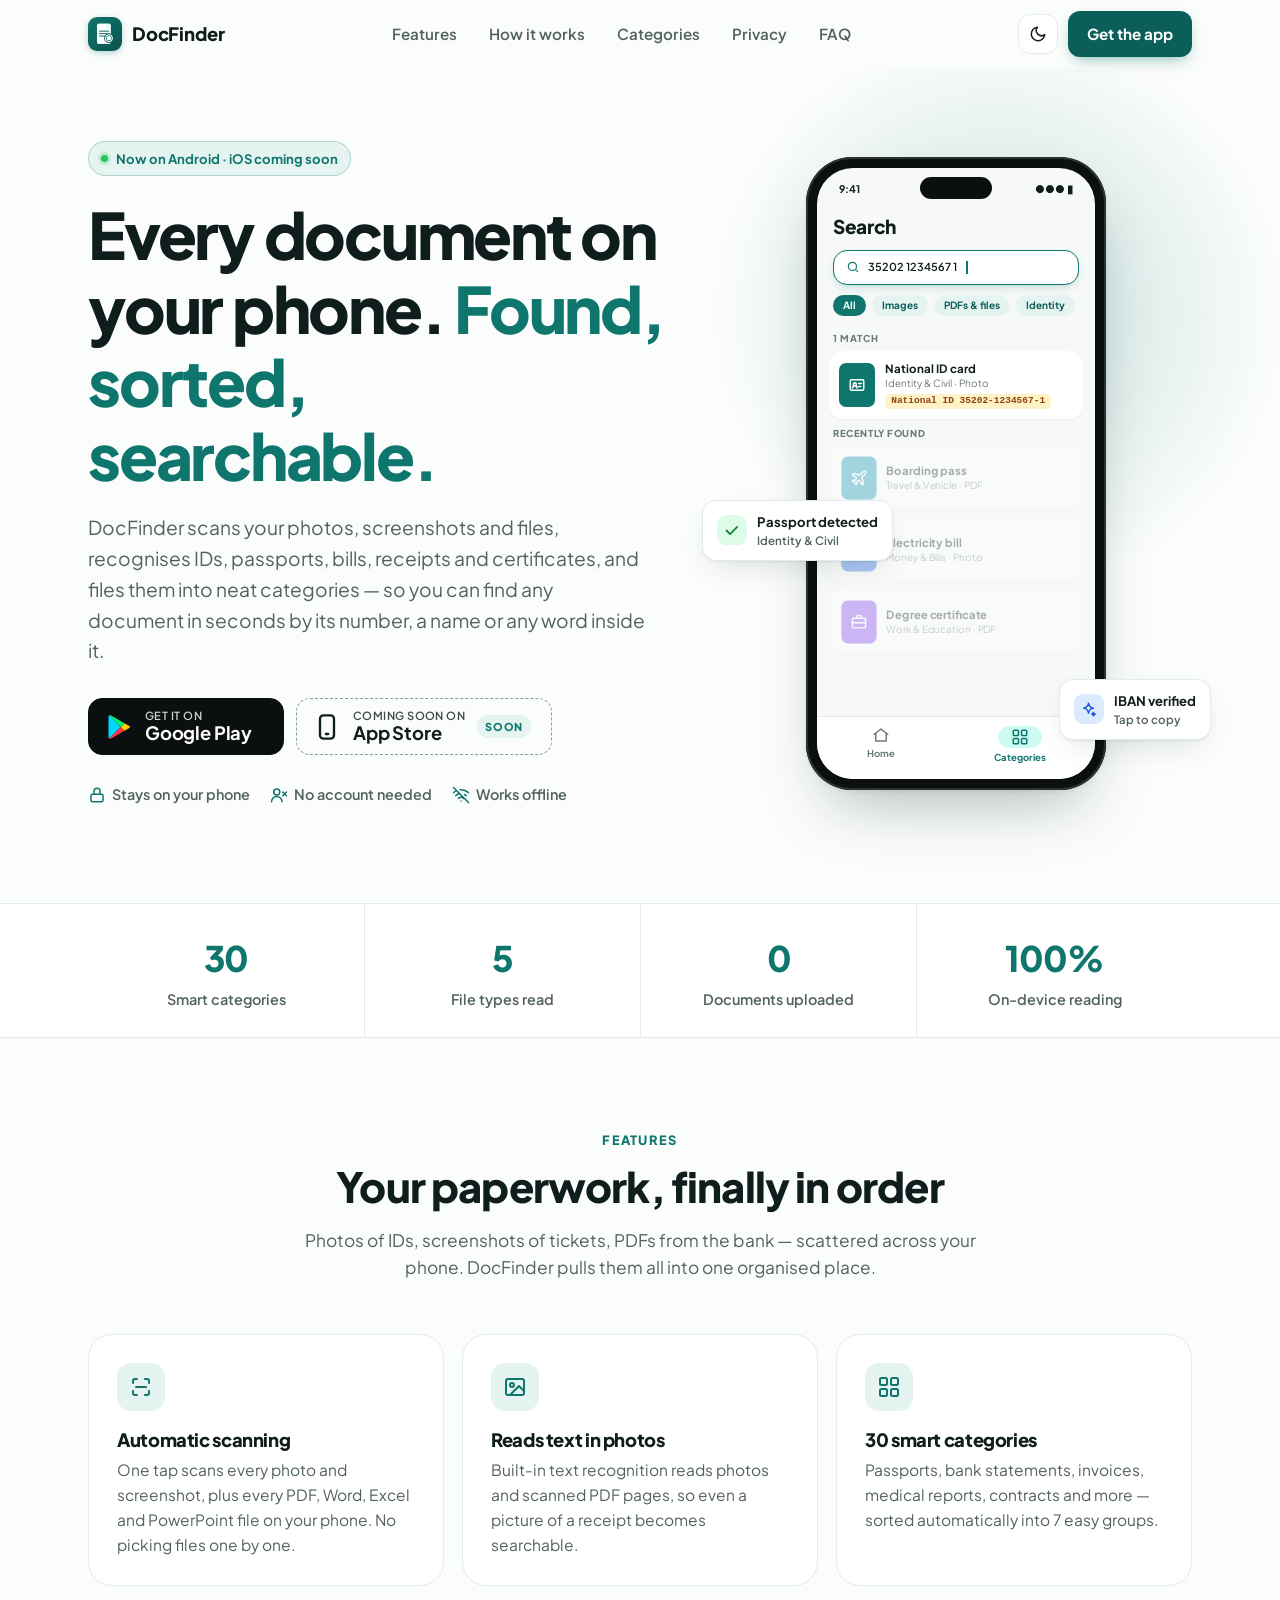
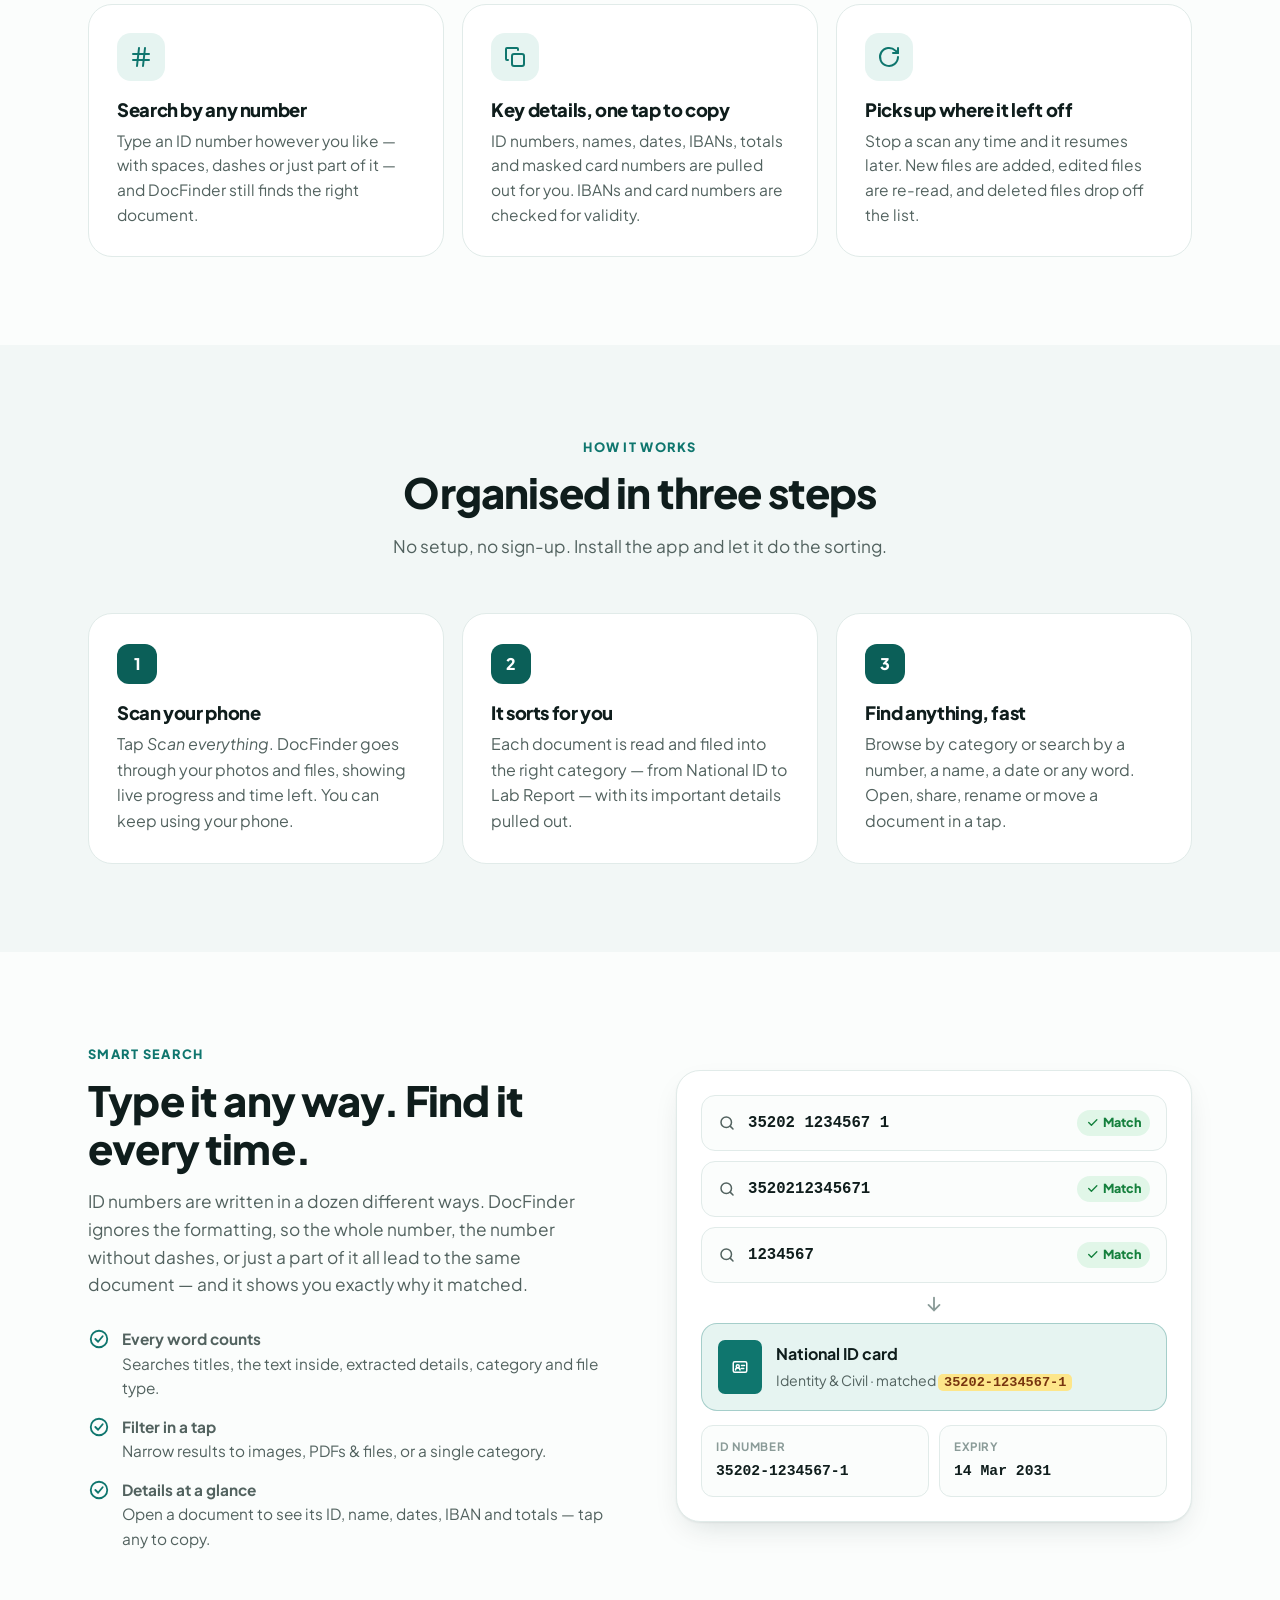
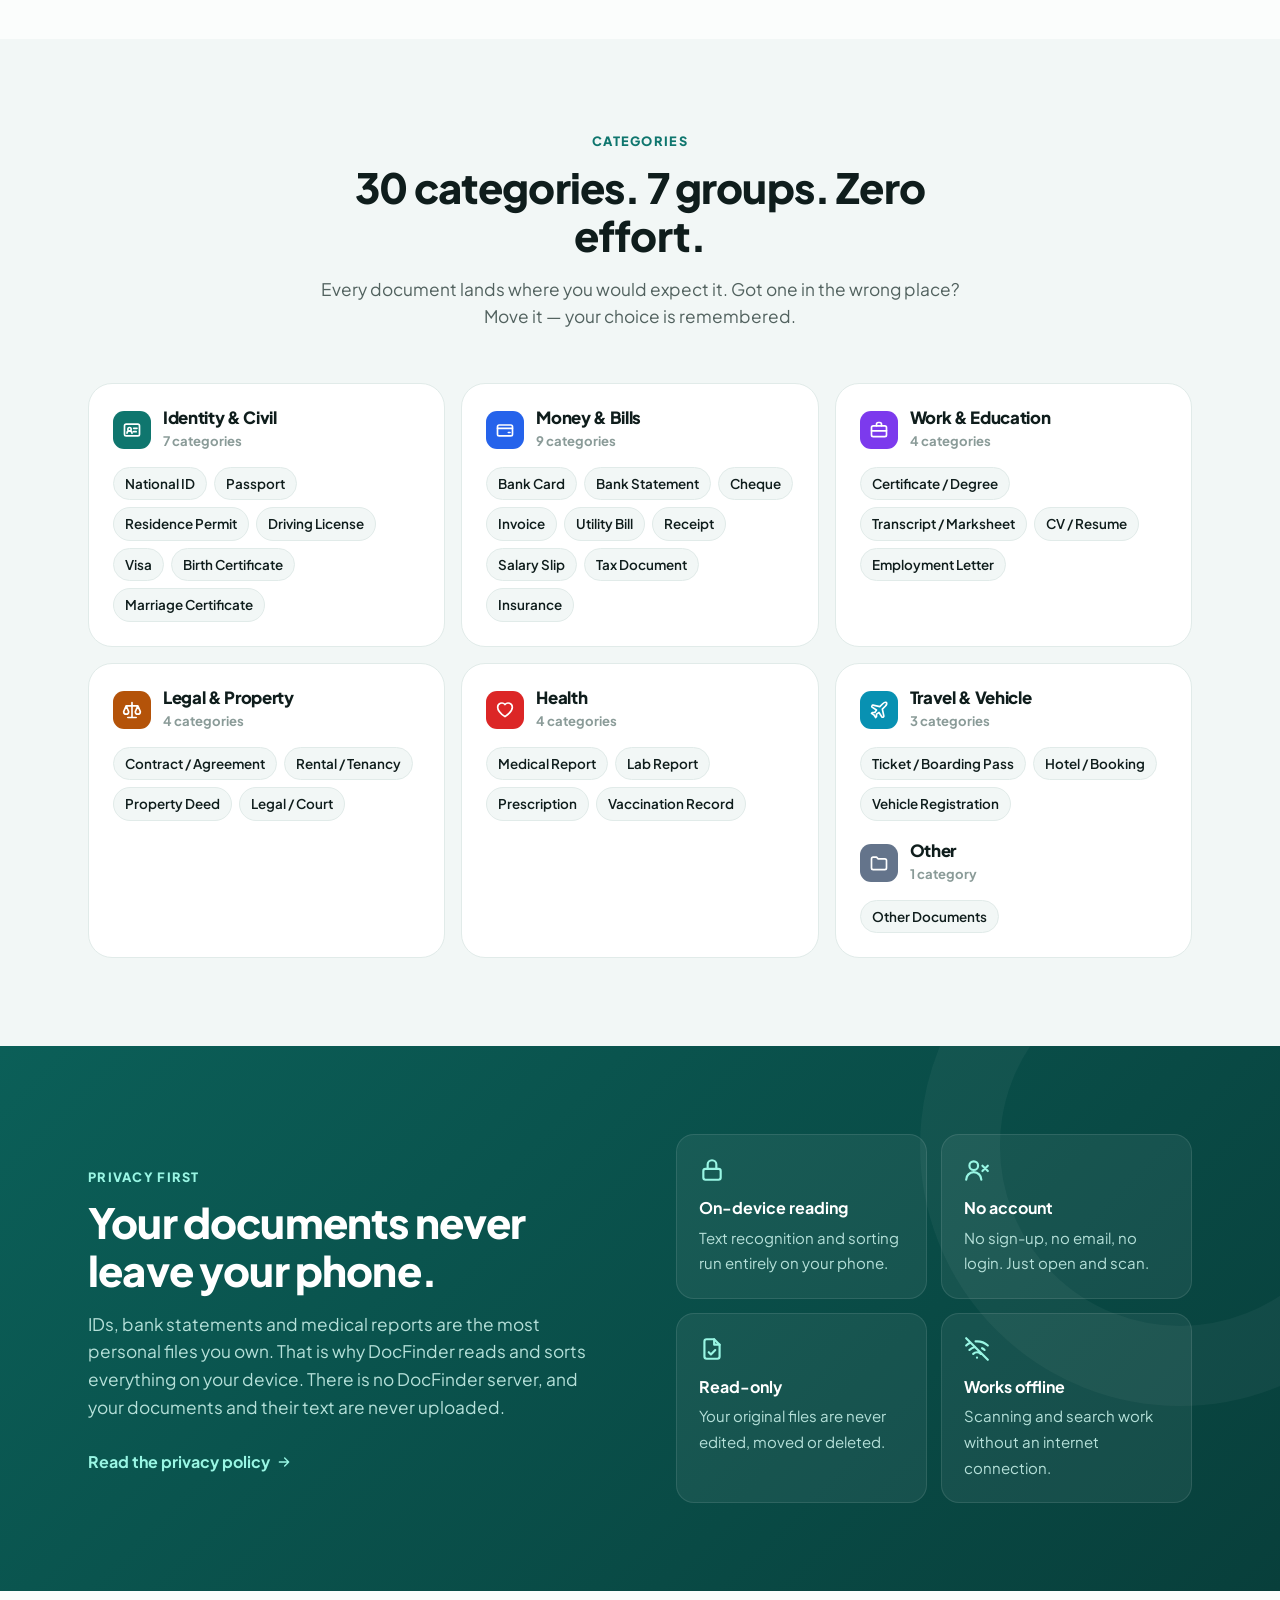
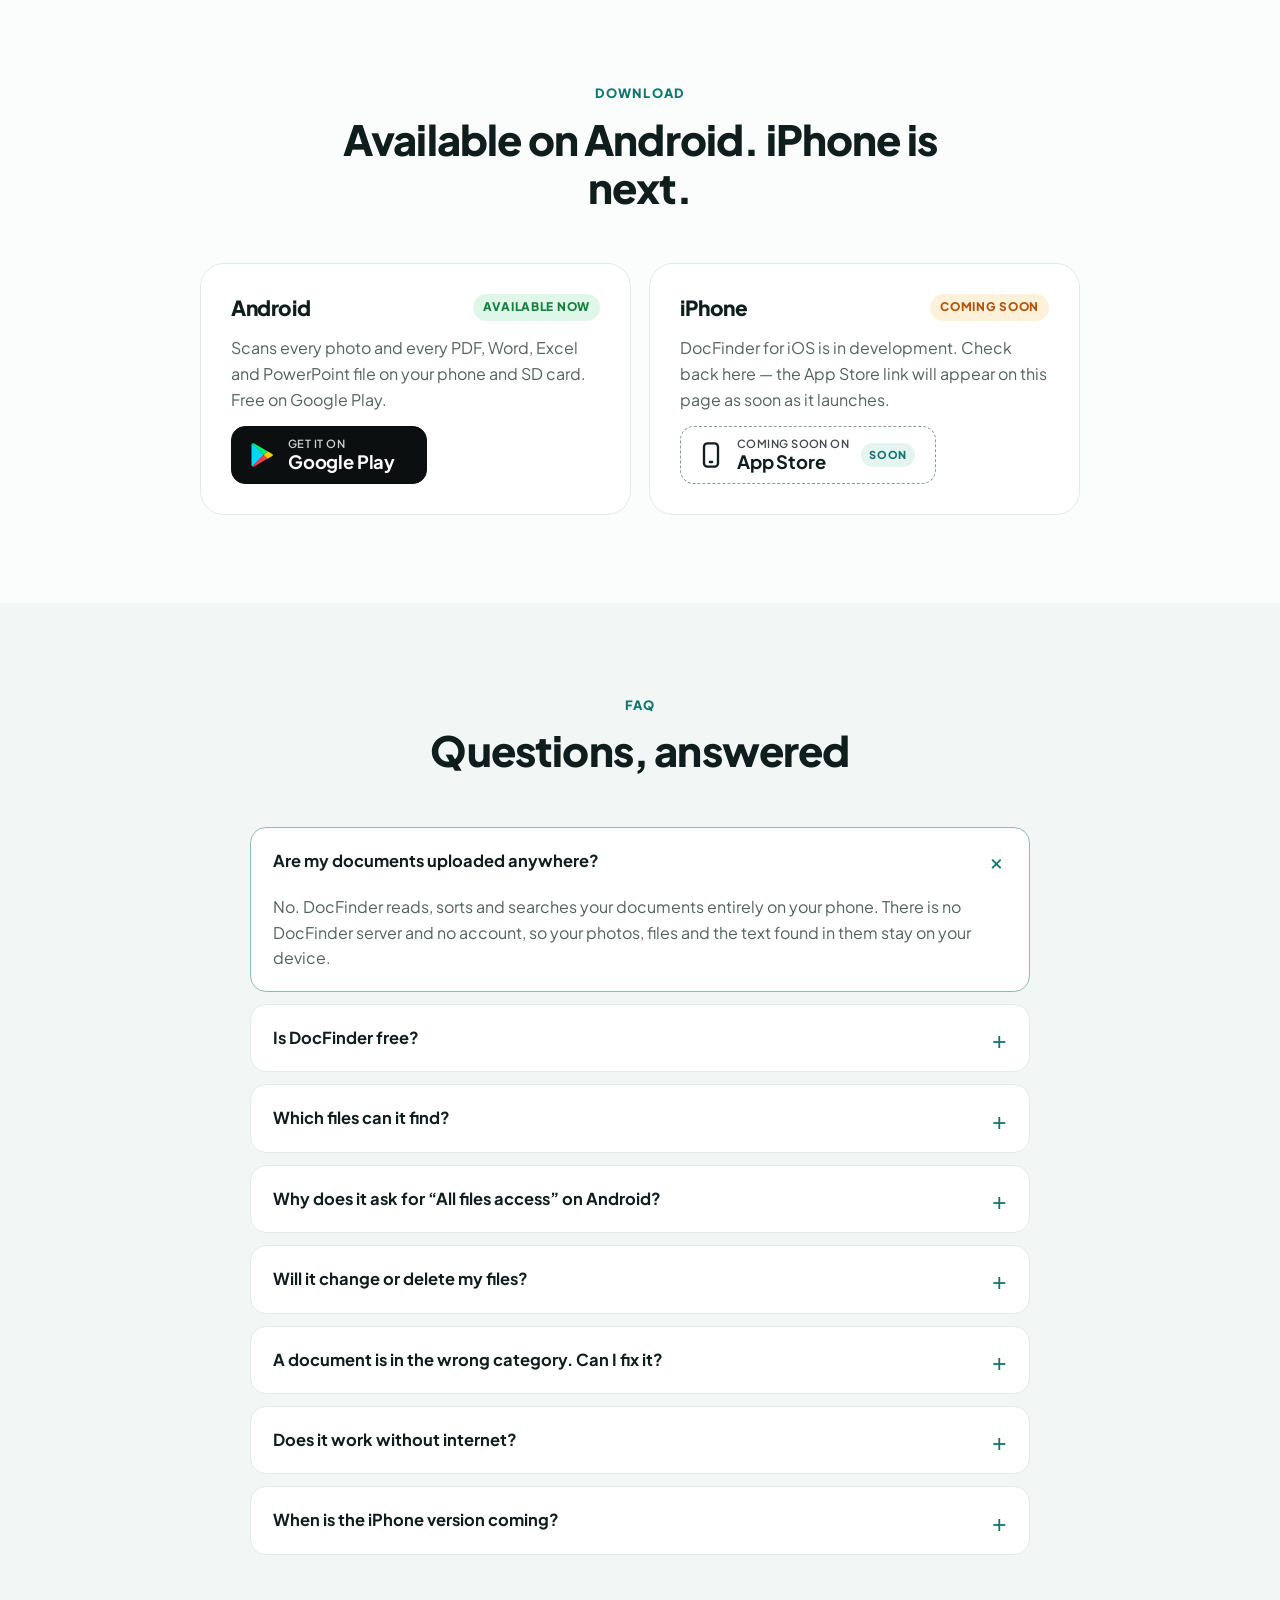
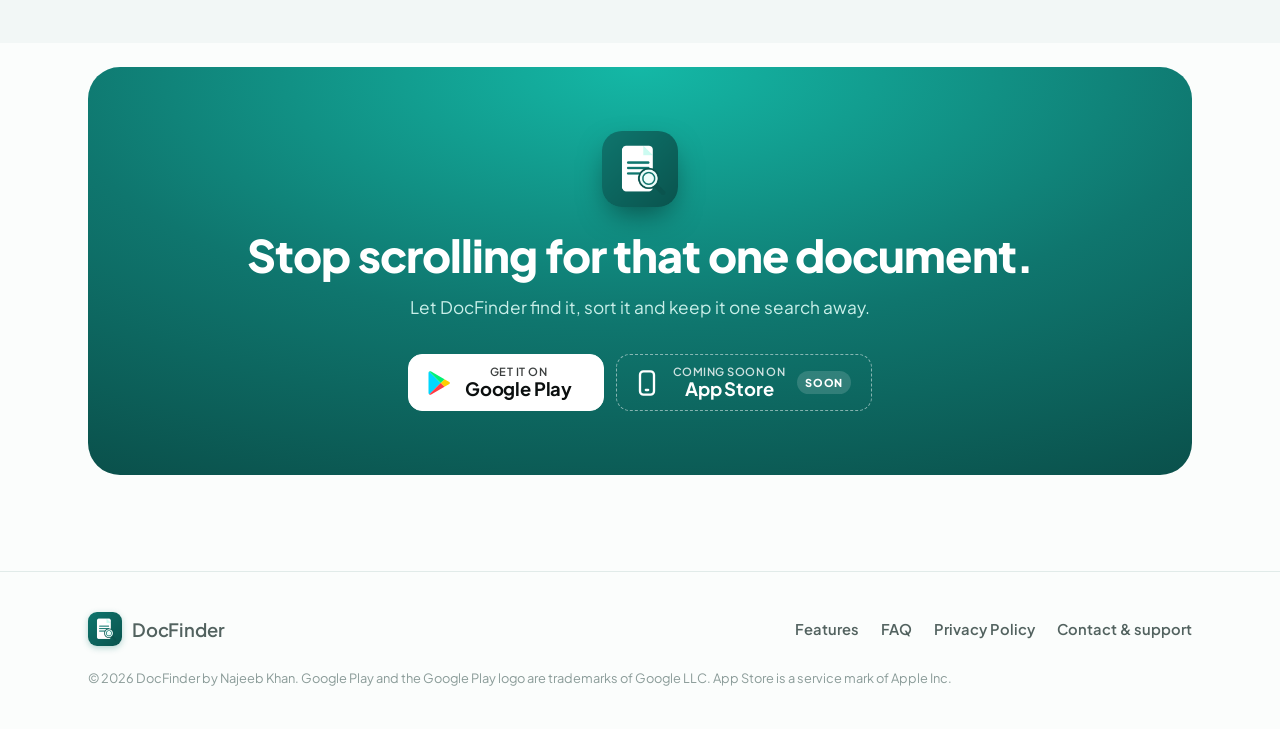
<file: index.html>
<!doctype html>
<html lang="en" class="no-js">
<head>
<meta charset="utf-8">
<meta name="viewport" content="width=device-width, initial-scale=1">
<title>DocFinder – Find every document on your phone</title>
<meta name="description" content="DocFinder automatically finds, reads and sorts the documents on your phone — IDs, passports, bills, receipts, certificates and more — and lets you search them by ID number, name or any word. Private and on-device.">
<meta name="theme-color" content="#0f766e">
<link rel="canonical" href="https://docfinder-site.web.app/">

<meta property="og:type" content="website">
<meta property="og:site_name" content="DocFinder">
<meta property="og:title" content="DocFinder – Find every document on your phone">
<meta property="og:description" content="Automatically finds, reads and sorts the IDs, bills, receipts and certificates hidden in your photos and files. Search by any number or word. Everything stays on your device.">
<meta property="og:url" content="https://docfinder-site.web.app/">
<meta property="og:image" content="https://docfinder-site.web.app/assets/icon-512.png">
<meta name="twitter:card" content="summary">

<link rel="icon" type="image/png" href="assets/favicon.png">
<link rel="apple-touch-icon" href="assets/apple-touch-icon.png">

<link rel="preconnect" href="https://fonts.googleapis.com">
<link rel="preconnect" href="https://fonts.gstatic.com" crossorigin>
<link href="https://fonts.googleapis.com/css2?family=Plus+Jakarta+Sans:wght@400;500;600;700;800&display=swap" rel="stylesheet">
<link rel="stylesheet" href="assets/styles.css">

<script>document.documentElement.classList.remove('no-js');try{var t=localStorage.getItem('theme');if(t)document.documentElement.setAttribute('data-theme',t)}catch(e){}</script>

<script type="application/ld+json">
{
  "@context": "https://schema.org",
  "@type": "MobileApplication",
  "name": "DocFinder",
  "operatingSystem": "Android",
  "applicationCategory": "UtilitiesApplication",
  "description": "Finds, reads and sorts the documents on your phone and lets you search them by ID number, name, date or any word. Everything runs on the device.",
  "url": "https://docfinder-site.web.app/",
  "image": "https://docfinder-site.web.app/assets/icon-512.png",
  "offers": { "@type": "Offer", "price": "0", "priceCurrency": "USD" },
  "author": { "@type": "Person", "name": "Najeeb Khan" }
}
</script>
</head>
<body>

<!-- Icon sprite -->
<svg width="0" height="0" style="position:absolute" aria-hidden="true">
  <defs>
    <symbol id="i-search" viewBox="0 0 24 24" fill="none" stroke="currentColor" stroke-width="2" stroke-linecap="round" stroke-linejoin="round"><circle cx="11" cy="11" r="7"/><path d="m20 20-3.5-3.5"/></symbol>
    <symbol id="i-shield" viewBox="0 0 24 24" fill="none" stroke="currentColor" stroke-width="2" stroke-linecap="round" stroke-linejoin="round"><path d="M12 3 4 6v6c0 5 3.4 8.3 8 9 4.6-.7 8-4 8-9V6z"/><path d="m9 12 2 2 4-4"/></symbol>
    <symbol id="i-lock" viewBox="0 0 24 24" fill="none" stroke="currentColor" stroke-width="2" stroke-linecap="round" stroke-linejoin="round"><rect x="4" y="11" width="16" height="10" rx="2"/><path d="M8 11V7a4 4 0 0 1 8 0v4"/></symbol>
    <symbol id="i-scan" viewBox="0 0 24 24" fill="none" stroke="currentColor" stroke-width="2" stroke-linecap="round" stroke-linejoin="round"><path d="M4 8V6a2 2 0 0 1 2-2h2M16 4h2a2 2 0 0 1 2 2v2M20 16v2a2 2 0 0 1-2 2h-2M8 20H6a2 2 0 0 1-2-2v-2"/><path d="M7 12h10"/></symbol>
    <symbol id="i-image" viewBox="0 0 24 24" fill="none" stroke="currentColor" stroke-width="2" stroke-linecap="round" stroke-linejoin="round"><rect x="3" y="4" width="18" height="16" rx="2"/><circle cx="9" cy="10" r="2"/><path d="m21 16-5-5-9 9"/></symbol>
    <symbol id="i-file" viewBox="0 0 24 24" fill="none" stroke="currentColor" stroke-width="2" stroke-linecap="round" stroke-linejoin="round"><path d="M14 3H7a2 2 0 0 0-2 2v14a2 2 0 0 0 2 2h10a2 2 0 0 0 2-2V8z"/><path d="M14 3v5h5M9 13h6M9 17h6"/></symbol>
    <symbol id="i-grid" viewBox="0 0 24 24" fill="none" stroke="currentColor" stroke-width="2" stroke-linecap="round" stroke-linejoin="round"><rect x="3" y="3" width="7" height="7" rx="1.5"/><rect x="14" y="3" width="7" height="7" rx="1.5"/><rect x="3" y="14" width="7" height="7" rx="1.5"/><rect x="14" y="14" width="7" height="7" rx="1.5"/></symbol>
    <symbol id="i-hash" viewBox="0 0 24 24" fill="none" stroke="currentColor" stroke-width="2" stroke-linecap="round" stroke-linejoin="round"><path d="M4 9h16M4 15h16M10 3 8 21M16 3l-2 18"/></symbol>
    <symbol id="i-copy" viewBox="0 0 24 24" fill="none" stroke="currentColor" stroke-width="2" stroke-linecap="round" stroke-linejoin="round"><rect x="9" y="9" width="12" height="12" rx="2"/><path d="M5 15H4a1 1 0 0 1-1-1V4a1 1 0 0 1 1-1h10a1 1 0 0 1 1 1v1"/></symbol>
    <symbol id="i-refresh" viewBox="0 0 24 24" fill="none" stroke="currentColor" stroke-width="2" stroke-linecap="round" stroke-linejoin="round"><path d="M21 12a9 9 0 1 1-2.6-6.4L21 8"/><path d="M21 3v5h-5"/></symbol>
    <symbol id="i-check" viewBox="0 0 24 24" fill="none" stroke="currentColor" stroke-width="2.5" stroke-linecap="round" stroke-linejoin="round"><path d="m5 12 5 5L20 7"/></symbol>
    <symbol id="i-check-circle" viewBox="0 0 24 24" fill="none" stroke="currentColor" stroke-width="2" stroke-linecap="round" stroke-linejoin="round"><circle cx="12" cy="12" r="9"/><path d="m8 12 3 3 5-6"/></symbol>
    <symbol id="i-wifi-off" viewBox="0 0 24 24" fill="none" stroke="currentColor" stroke-width="2" stroke-linecap="round" stroke-linejoin="round"><path d="m2 2 20 20M8.5 16.5a5 5 0 0 1 7 0M5 12.9a10 10 0 0 1 5.2-2.8M19 12.9a10 10 0 0 0-2.3-1.6M2 8.8a15 15 0 0 1 4.2-2.7M22 8.8A15 15 0 0 0 10.7 5"/><path d="M12 20h.01"/></symbol>
    <symbol id="i-user-x" viewBox="0 0 24 24" fill="none" stroke="currentColor" stroke-width="2" stroke-linecap="round" stroke-linejoin="round"><circle cx="9" cy="8" r="4"/><path d="M2 21a7 7 0 0 1 14 0M17 8l5 5M22 8l-5 5"/></symbol>
    <symbol id="i-file-check" viewBox="0 0 24 24" fill="none" stroke="currentColor" stroke-width="2" stroke-linecap="round" stroke-linejoin="round"><path d="M14 3H7a2 2 0 0 0-2 2v14a2 2 0 0 0 2 2h10a2 2 0 0 0 2-2V8z"/><path d="M14 3v5h5"/><path d="m9 15 2 2 4-4"/></symbol>
    <symbol id="i-down" viewBox="0 0 24 24" fill="none" stroke="currentColor" stroke-width="2" stroke-linecap="round" stroke-linejoin="round"><path d="M12 5v14M6 13l6 6 6-6"/></symbol>
    <symbol id="i-right" viewBox="0 0 24 24" fill="none" stroke="currentColor" stroke-width="2" stroke-linecap="round" stroke-linejoin="round"><path d="M5 12h14M13 6l6 6-6 6"/></symbol>
    <symbol id="i-home" viewBox="0 0 24 24" fill="none" stroke="currentColor" stroke-width="2" stroke-linecap="round" stroke-linejoin="round"><path d="M3 11 12 4l9 7"/><path d="M5 10v10h14V10"/></symbol>
    <symbol id="i-id" viewBox="0 0 24 24" fill="none" stroke="currentColor" stroke-width="2" stroke-linecap="round" stroke-linejoin="round"><rect x="3" y="5" width="18" height="14" rx="2"/><circle cx="9" cy="11" r="2"/><path d="M6 16a3 3 0 0 1 6 0M14 10h4M14 14h3"/></symbol>
    <symbol id="i-wallet" viewBox="0 0 24 24" fill="none" stroke="currentColor" stroke-width="2" stroke-linecap="round" stroke-linejoin="round"><rect x="3" y="6" width="18" height="13" rx="2"/><path d="M3 10h18M16 15h2"/></symbol>
    <symbol id="i-briefcase" viewBox="0 0 24 24" fill="none" stroke="currentColor" stroke-width="2" stroke-linecap="round" stroke-linejoin="round"><rect x="3" y="7" width="18" height="13" rx="2"/><path d="M9 7V5a2 2 0 0 1 2-2h2a2 2 0 0 1 2 2v2M3 13h18"/></symbol>
    <symbol id="i-scale" viewBox="0 0 24 24" fill="none" stroke="currentColor" stroke-width="2" stroke-linecap="round" stroke-linejoin="round"><path d="M12 3v18M7 21h10M5 7h14M5 7l-3 7a3 3 0 0 0 6 0zM19 7l-3 7a3 3 0 0 0 6 0z"/></symbol>
    <symbol id="i-heart" viewBox="0 0 24 24" fill="none" stroke="currentColor" stroke-width="2" stroke-linecap="round" stroke-linejoin="round"><path d="M20.8 8.6a5 5 0 0 0-8.8-3.2 5 5 0 0 0-8.8 3.2c0 5.4 8.8 11.4 8.8 11.4s8.8-6 8.8-11.4z"/></symbol>
    <symbol id="i-plane" viewBox="0 0 24 24" fill="none" stroke="currentColor" stroke-width="2" stroke-linecap="round" stroke-linejoin="round"><path d="M17.8 19.2 16 11l3.5-3.5C21 6 21.5 4 21 3c-1-.5-3 0-4.5 1.5L13 8 4.8 6.2c-.5-.1-.9.1-1.1.5l-.3.5c-.2.5-.1 1 .3 1.3L9 12l-2 3H4l-1 1 3 2 2 3 1-1v-3l3-2 3.5 5.3c.3.4.8.5 1.3.3l.5-.2c.4-.3.6-.7.5-1.2z"/></symbol>
    <symbol id="i-folder" viewBox="0 0 24 24" fill="none" stroke="currentColor" stroke-width="2" stroke-linecap="round" stroke-linejoin="round"><path d="M3 7a2 2 0 0 1 2-2h4l2 2h8a2 2 0 0 1 2 2v9a2 2 0 0 1-2 2H5a2 2 0 0 1-2-2z"/></symbol>
    <symbol id="i-phone" viewBox="0 0 24 24" fill="none" stroke="currentColor" stroke-width="2" stroke-linecap="round" stroke-linejoin="round"><rect x="6" y="2" width="12" height="20" rx="3"/><path d="M11 18h2"/></symbol>
    <symbol id="i-sparkle" viewBox="0 0 24 24" fill="none" stroke="currentColor" stroke-width="2" stroke-linecap="round" stroke-linejoin="round"><path d="M12 3c.6 4.2 2.8 6.4 7 7-4.2.6-6.4 2.8-7 7-.6-4.2-2.8-6.4-7-7 4.2-.6 6.4-2.8 7-7z"/><path d="M19 16c.3 1.6 1 2.4 2.5 2.5-1.5.3-2.2 1-2.5 2.5-.3-1.5-1-2.2-2.5-2.5 1.5-.1 2.2-.9 2.5-2.5z"/></symbol>
    <symbol id="i-sun" viewBox="0 0 24 24" fill="none" stroke="currentColor" stroke-width="2" stroke-linecap="round" stroke-linejoin="round"><circle cx="12" cy="12" r="4"/><path d="M12 2v2M12 20v2M4.9 4.9l1.4 1.4M17.7 17.7l1.4 1.4M2 12h2M20 12h2M4.9 19.1l1.4-1.4M17.7 6.3l1.4-1.4"/></symbol>
    <symbol id="i-moon" viewBox="0 0 24 24" fill="none" stroke="currentColor" stroke-width="2" stroke-linecap="round" stroke-linejoin="round"><path d="M21 12.8A9 9 0 1 1 11.2 3 7 7 0 0 0 21 12.8z"/></symbol>
    <symbol id="i-play" viewBox="0 0 24 24"><path fill="#00D7FE" d="M3.6 2.2 13.4 12l-9.8 9.8c-.4-.2-.6-.7-.6-1.2V3.4c0-.5.2-1 .6-1.2z"/><path fill="#FFCE00" d="M16.7 15.3 13.4 12l3.3-3.3 3.8 2.2c1.1.6 1.1 1.6 0 2.2z"/><path fill="#FF3A44" d="M16.7 15.3 13.4 12l-9.8 9.8c.4.4 1 .4 1.7 0z"/><path fill="#00F076" d="M16.7 8.7 5.3 2.2c-.7-.4-1.3-.4-1.7 0L13.4 12z"/></symbol>
  </defs>
</svg>

<a class="skip" href="#main">Skip to content</a>

<header class="site-header" id="top">
  <div class="container nav">
    <a class="brand" href="#top" aria-label="DocFinder home">
      <img src="assets/icon-512.png" alt="" width="34" height="34">
      DocFinder
    </a>
    <ul class="nav-links">
      <li><a href="#features">Features</a></li>
      <li><a href="#how">How it works</a></li>
      <li><a href="#categories">Categories</a></li>
      <li><a href="#privacy">Privacy</a></li>
      <li><a href="#faq">FAQ</a></li>
    </ul>
    <div class="nav-right">
      <button class="theme-toggle" type="button" aria-label="Toggle dark mode">
        <svg class="t-moon"><use href="#i-moon"/></svg>
      </button>
      <a class="btn btn-primary" data-store="play" href="https://play.google.com/store/apps/details?id=com.najeebkhan.docfinder" target="_blank" rel="noopener">
        <span>Get <span class="long">the </span>app</span>
      </a>
    </div>
  </div>
</header>

<main id="main">

  <!-- ============ HERO ============ -->
  <section class="hero">
    <div class="container hero-grid">
      <div>
        <div class="eyebrow reveal"><span class="dot"></span> Now on Android · iOS coming soon</div>
        <h1 class="reveal">Every document on your phone. <span class="hl">Found, sorted, searchable.</span></h1>
        <p class="lead reveal">DocFinder scans your photos, screenshots and files, recognises IDs, passports, bills, receipts and certificates, and files them into neat categories — so you can find any document in seconds by its number, a name or any word inside it.</p>
        <div class="store-row reveal">
          <a class="store" data-store="play" href="https://play.google.com/store/apps/details?id=com.najeebkhan.docfinder" target="_blank" rel="noopener" aria-label="Get DocFinder on Google Play">
            <svg aria-hidden="true"><use href="#i-play"/></svg>
            <span><small>Get it on</small><strong>Google Play</strong></span>
          </a>
          <a class="store soon" data-store="ios" aria-label="DocFinder for iPhone: coming soon to the App Store">
            <svg aria-hidden="true"><use href="#i-phone"/></svg>
            <span><small>Coming soon on</small><strong>App Store</strong></span>
            <span class="tag">Soon</span>
          </a>
        </div>
        <div class="hero-trust reveal">
          <span><svg><use href="#i-lock"/></svg> Stays on your phone</span>
          <span><svg><use href="#i-user-x"/></svg> No account needed</span>
          <span><svg><use href="#i-wifi-off"/></svg> Works offline</span>
        </div>
      </div>

      <div class="phone-stage reveal" aria-hidden="true">
        <div class="float f1">
          <span class="ic" style="background:#dcfce7;color:#15803d"><svg><use href="#i-check"/></svg></span>
          <span>Passport detected<small>Identity &amp; Civil</small></span>
        </div>
        <div class="float f2">
          <span class="ic" style="background:#dbeafe;color:#1d4ed8"><svg><use href="#i-sparkle"/></svg></span>
          <span>IBAN verified<small>Tap to copy</small></span>
        </div>

        <div class="phone">
          <div class="screen">
            <div class="s-status"><span>9:41</span><span>●●● ▮</span></div>
            <div class="s-head">
              <h4>Search</h4>
              <div class="s-search">
                <svg><use href="#i-search"/></svg>
                <span class="s-query" id="mock-query">35202 1234567 1</span><span class="s-caret"></span>
              </div>
            </div>
            <div class="s-chips">
              <span class="s-chip on">All</span>
              <span class="s-chip">Images</span>
              <span class="s-chip">PDFs &amp; files</span>
              <span class="s-chip">Identity</span>
            </div>
            <div class="s-body">
              <div class="s-label" id="mock-count">1 match</div>
              <div class="s-card" id="mock-hit">
                <span class="s-thumb" id="mock-thumb" style="background:#0f766e"><svg id="mock-icon"><use href="#i-id"/></svg></span>
                <span>
                  <b id="mock-title">National ID card</b>
                  <span class="sub" id="mock-cat">Identity &amp; Civil · Photo</span><br>
                  <span class="why" id="mock-why">National ID 35202-1234567-1</span>
                </span>
              </div>
              <div class="s-label">Recently found</div>
              <div class="s-card dim">
                <span class="s-thumb" style="background:#0891b2"><svg><use href="#i-plane"/></svg></span>
                <span><b>Boarding pass</b><span class="sub">Travel &amp; Vehicle · PDF</span></span>
              </div>
              <div class="s-card dim">
                <span class="s-thumb" style="background:#2563eb"><svg><use href="#i-wallet"/></svg></span>
                <span><b>Electricity bill</b><span class="sub">Money &amp; Bills · Photo</span></span>
              </div>
              <div class="s-card dim">
                <span class="s-thumb" style="background:#7c3aed"><svg><use href="#i-briefcase"/></svg></span>
                <span><b>Degree certificate</b><span class="sub">Work &amp; Education · PDF</span></span>
              </div>
            </div>
            <div class="s-nav">
              <div><svg><use href="#i-home"/></svg>Home</div>
              <div class="on"><svg><use href="#i-grid"/></svg>Categories</div>
            </div>
          </div>
        </div>
      </div>
    </div>
  </section>

  <!-- ============ STATS ============ -->
  <div class="stats">
    <div class="container stats-grid">
      <div class="stat"><strong>30</strong><span>Smart categories</span></div>
      <div class="stat"><strong>5</strong><span>File types read</span></div>
      <div class="stat"><strong>0</strong><span>Documents uploaded</span></div>
      <div class="stat"><strong>100%</strong><span>On-device reading</span></div>
    </div>
  </div>

  <!-- ============ FEATURES ============ -->
  <section class="section" id="features">
    <div class="container">
      <div class="section-head reveal">
        <span class="kicker">Features</span>
        <h2>Your paperwork, finally in order</h2>
        <p>Photos of IDs, screenshots of tickets, PDFs from the bank — scattered across your phone. DocFinder pulls them all into one organised place.</p>
      </div>
      <div class="features">
        <article class="feature reveal">
          <div class="f-icon"><svg><use href="#i-scan"/></svg></div>
          <h3>Automatic scanning</h3>
          <p>One tap scans every photo and screenshot, plus every PDF, Word, Excel and PowerPoint file on your phone. No picking files one by one.</p>
        </article>
        <article class="feature reveal">
          <div class="f-icon"><svg><use href="#i-image"/></svg></div>
          <h3>Reads text in photos</h3>
          <p>Built-in text recognition reads photos and scanned PDF pages, so even a picture of a receipt becomes searchable.</p>
        </article>
        <article class="feature reveal">
          <div class="f-icon"><svg><use href="#i-grid"/></svg></div>
          <h3>30 smart categories</h3>
          <p>Passports, bank statements, invoices, medical reports, contracts and more — sorted automatically into 7 easy groups.</p>
        </article>
        <article class="feature reveal">
          <div class="f-icon"><svg><use href="#i-hash"/></svg></div>
          <h3>Search by any number</h3>
          <p>Type an ID number however you like — with spaces, dashes or just part of it — and DocFinder still finds the right document.</p>
        </article>
        <article class="feature reveal">
          <div class="f-icon"><svg><use href="#i-copy"/></svg></div>
          <h3>Key details, one tap to copy</h3>
          <p>ID numbers, names, dates, IBANs, totals and masked card numbers are pulled out for you. IBANs and card numbers are checked for validity.</p>
        </article>
        <article class="feature reveal">
          <div class="f-icon"><svg><use href="#i-refresh"/></svg></div>
          <h3>Picks up where it left off</h3>
          <p>Stop a scan any time and it resumes later. New files are added, edited files are re-read, and deleted files drop off the list.</p>
        </article>
      </div>
    </div>
  </section>

  <!-- ============ HOW IT WORKS ============ -->
  <section class="section alt" id="how">
    <div class="container">
      <div class="section-head reveal">
        <span class="kicker">How it works</span>
        <h2>Organised in three steps</h2>
        <p>No setup, no sign-up. Install the app and let it do the sorting.</p>
      </div>
      <div class="steps">
        <div class="step reveal">
          <h3>Scan your phone</h3>
          <p>Tap <em>Scan everything</em>. DocFinder goes through your photos and files, showing live progress and time left. You can keep using your phone.</p>
        </div>
        <div class="step reveal">
          <h3>It sorts for you</h3>
          <p>Each document is read and filed into the right category — from National ID to Lab Report — with its important details pulled out.</p>
        </div>
        <div class="step reveal">
          <h3>Find anything, fast</h3>
          <p>Browse by category or search by a number, a name, a date or any word. Open, share, rename or move a document in a tap.</p>
        </div>
      </div>
    </div>
  </section>

  <!-- ============ SEARCH SPOTLIGHT ============ -->
  <section class="section" id="search">
    <div class="container split">
      <div class="reveal">
        <span class="kicker">Smart search</span>
        <h2>Type it any way. Find it every time.</h2>
        <p class="lead">ID numbers are written in a dozen different ways. DocFinder ignores the formatting, so the whole number, the number without dashes, or just a part of it all lead to the same document — and it shows you exactly why it matched.</p>
        <ul class="checks">
          <li><svg><use href="#i-check-circle"/></svg><span><b>Every word counts</b>Searches titles, the text inside, extracted details, category and file type.</span></li>
          <li><svg><use href="#i-check-circle"/></svg><span><b>Filter in a tap</b>Narrow results to images, PDFs &amp; files, or a single category.</span></li>
          <li><svg><use href="#i-check-circle"/></svg><span><b>Details at a glance</b>Open a document to see its ID, name, dates, IBAN and totals — tap any to copy.</span></li>
        </ul>
      </div>
      <div class="search-demo reveal" aria-label="Example: three ways of typing the same ID number all find the same document">
        <div class="q"><svg><use href="#i-search"/></svg><code>35202 1234567 1</code><span class="ok"><svg><use href="#i-check"/></svg>Match</span></div>
        <div class="q"><svg><use href="#i-search"/></svg><code>3520212345671</code><span class="ok"><svg><use href="#i-check"/></svg>Match</span></div>
        <div class="q"><svg><use href="#i-search"/></svg><code>1234567</code><span class="ok"><svg><use href="#i-check"/></svg>Match</span></div>
        <div class="arrow"><svg><use href="#i-down"/></svg></div>
        <div class="result">
          <span class="s-thumb" style="background:#0f766e"><svg><use href="#i-id"/></svg></span>
          <span>
            <b>National ID card</b>
            <span class="meta">Identity &amp; Civil · matched <mark>35202-1234567-1</mark></span>
          </span>
        </div>
        <div class="fields">
          <div class="field"><small>ID number</small><span>35202-1234567-1</span></div>
          <div class="field"><small>Expiry</small><span>14 Mar 2031</span></div>
        </div>
      </div>
    </div>
  </section>

  <!-- ============ CATEGORIES ============ -->
  <section class="section alt" id="categories">
    <div class="container">
      <div class="section-head reveal">
        <span class="kicker">Categories</span>
        <h2>30 categories. 7 groups. Zero effort.</h2>
        <p>Every document lands where you would expect it. Got one in the wrong place? Move it — your choice is remembered.</p>
      </div>
      <div class="groups">
        <div class="group reveal">
          <div class="group-head"><span class="g-ic" style="background:#0f766e"><svg><use href="#i-id"/></svg></span><div><h3>Identity &amp; Civil</h3><span>7 categories</span></div></div>
          <ul class="chips"><li>National ID</li><li>Passport</li><li>Residence Permit</li><li>Driving License</li><li>Visa</li><li>Birth Certificate</li><li>Marriage Certificate</li></ul>
        </div>
        <div class="group reveal">
          <div class="group-head"><span class="g-ic" style="background:#2563eb"><svg><use href="#i-wallet"/></svg></span><div><h3>Money &amp; Bills</h3><span>9 categories</span></div></div>
          <ul class="chips"><li>Bank Card</li><li>Bank Statement</li><li>Cheque</li><li>Invoice</li><li>Utility Bill</li><li>Receipt</li><li>Salary Slip</li><li>Tax Document</li><li>Insurance</li></ul>
        </div>
        <div class="group reveal">
          <div class="group-head"><span class="g-ic" style="background:#7c3aed"><svg><use href="#i-briefcase"/></svg></span><div><h3>Work &amp; Education</h3><span>4 categories</span></div></div>
          <ul class="chips"><li>Certificate / Degree</li><li>Transcript / Marksheet</li><li>CV / Resume</li><li>Employment Letter</li></ul>
        </div>
        <div class="group reveal">
          <div class="group-head"><span class="g-ic" style="background:#b45309"><svg><use href="#i-scale"/></svg></span><div><h3>Legal &amp; Property</h3><span>4 categories</span></div></div>
          <ul class="chips"><li>Contract / Agreement</li><li>Rental / Tenancy</li><li>Property Deed</li><li>Legal / Court</li></ul>
        </div>
        <div class="group reveal">
          <div class="group-head"><span class="g-ic" style="background:#dc2626"><svg><use href="#i-heart"/></svg></span><div><h3>Health</h3><span>4 categories</span></div></div>
          <ul class="chips"><li>Medical Report</li><li>Lab Report</li><li>Prescription</li><li>Vaccination Record</li></ul>
        </div>
        <div class="group reveal">
          <div class="group-head"><span class="g-ic" style="background:#0891b2"><svg><use href="#i-plane"/></svg></span><div><h3>Travel &amp; Vehicle</h3><span>3 categories</span></div></div>
          <ul class="chips"><li>Ticket / Boarding Pass</li><li>Hotel / Booking</li><li>Vehicle Registration</li></ul>
          <div class="group-head" style="margin:20px 0 14px"><span class="g-ic" style="background:#64748b"><svg><use href="#i-folder"/></svg></span><div><h3>Other</h3><span>1 category</span></div></div>
          <ul class="chips"><li>Other Documents</li></ul>
        </div>
      </div>
    </div>
  </section>

  <!-- ============ PRIVACY ============ -->
  <section class="section privacy-band" id="privacy">
    <div class="container split">
      <div class="reveal">
        <span class="kicker">Privacy first</span>
        <h2>Your documents never leave your phone.</h2>
        <p class="lead">IDs, bank statements and medical reports are the most personal files you own. That is why DocFinder reads and sorts everything on your device. There is no DocFinder server, and your documents and their text are never uploaded.</p>
        <a class="link-light" href="privacy.html">Read the privacy policy <svg><use href="#i-right"/></svg></a>
      </div>
      <div class="privacy-grid">
        <div class="p-item reveal"><svg><use href="#i-lock"/></svg><b>On-device reading</b><span>Text recognition and sorting run entirely on your phone.</span></div>
        <div class="p-item reveal"><svg><use href="#i-user-x"/></svg><b>No account</b><span>No sign-up, no email, no login. Just open and scan.</span></div>
        <div class="p-item reveal"><svg><use href="#i-file-check"/></svg><b>Read-only</b><span>Your original files are never edited, moved or deleted.</span></div>
        <div class="p-item reveal"><svg><use href="#i-wifi-off"/></svg><b>Works offline</b><span>Scanning and search work without an internet connection.</span></div>
      </div>
    </div>
  </section>

  <!-- ============ PLATFORMS ============ -->
  <section class="section" id="download">
    <div class="container">
      <div class="section-head reveal">
        <span class="kicker">Download</span>
        <h2>Available on Android. iPhone is next.</h2>
      </div>
      <div class="platforms">
        <div class="platform reveal">
          <div class="p-top"><h3>Android</h3><span class="badge live">Available now</span></div>
          <p>Scans every photo and every PDF, Word, Excel and PowerPoint file on your phone and SD card. Free on Google Play.</p>
          <a class="store" data-store="play" href="https://play.google.com/store/apps/details?id=com.najeebkhan.docfinder" target="_blank" rel="noopener" aria-label="Get DocFinder on Google Play">
            <svg aria-hidden="true"><use href="#i-play"/></svg>
            <span><small>Get it on</small><strong>Google Play</strong></span>
          </a>
        </div>
        <div class="platform reveal">
          <div class="p-top"><h3>iPhone</h3><span class="badge soon" data-ios-badge>Coming soon</span></div>
          <p>DocFinder for iOS is in development. Check back here — the App Store link will appear on this page as soon as it launches.</p>
          <a class="store soon" data-store="ios" aria-label="DocFinder for iPhone: coming soon to the App Store">
            <svg aria-hidden="true"><use href="#i-phone"/></svg>
            <span><small>Coming soon on</small><strong>App Store</strong></span>
            <span class="tag">Soon</span>
          </a>
        </div>
      </div>
    </div>
  </section>

  <!-- ============ FAQ ============ -->
  <section class="section alt" id="faq">
    <div class="container">
      <div class="section-head reveal">
        <span class="kicker">FAQ</span>
        <h2>Questions, answered</h2>
      </div>
      <div class="faq">
        <details class="reveal" open>
          <summary>Are my documents uploaded anywhere?</summary>
          <p>No. DocFinder reads, sorts and searches your documents entirely on your phone. There is no DocFinder server and no account, so your photos, files and the text found in them stay on your device.</p>
        </details>
        <details class="reveal">
          <summary>Is DocFinder free?</summary>
          <p>Yes, DocFinder is free to download and use. On Android it shows a small banner ad, which helps support development.</p>
        </details>
        <details class="reveal">
          <summary>Which files can it find?</summary>
          <p>Photos and screenshots (JPG, PNG and other image formats), PDFs, and Word, Excel and PowerPoint files. Scanned PDF pages without a text layer are read with text recognition too.</p>
        </details>
        <details class="reveal">
          <summary>Why does it ask for “All files access” on Android?</summary>
          <p>On Android 11 and later, this permission is the only way an app can find PDF and Office files across your whole phone and SD card. DocFinder uses it only to read those documents during a scan — it never changes, moves or deletes your files. You can skip it and still scan your photos.</p>
        </details>
        <details class="reveal">
          <summary>Will it change or delete my files?</summary>
          <p>Never. Your original files stay exactly where they are. “Remove from list” only removes a document from DocFinder’s list, not from your phone.</p>
        </details>
        <details class="reveal">
          <summary>A document is in the wrong category. Can I fix it?</summary>
          <p>Yes. Open the document and move it to another category, or rename it. DocFinder remembers your choice and will not override it later.</p>
        </details>
        <details class="reveal">
          <summary>Does it work without internet?</summary>
          <p>Yes. Scanning, sorting and search all work offline.</p>
        </details>
        <details class="reveal">
          <summary>When is the iPhone version coming?</summary>
          <p>The iOS version is in development. The App Store link will be added to this page as soon as it is live.</p>
        </details>
      </div>
    </div>
  </section>

  <!-- ============ CTA ============ -->
  <section class="cta">
    <div class="container">
      <div class="cta-box reveal">
        <img src="assets/icon-512.png" alt="DocFinder app icon" width="76" height="76">
        <h2>Stop scrolling for that one document.</h2>
        <p>Let DocFinder find it, sort it and keep it one search away.</p>
        <div class="store-row">
          <a class="store" data-store="play" href="https://play.google.com/store/apps/details?id=com.najeebkhan.docfinder" target="_blank" rel="noopener" aria-label="Get DocFinder on Google Play">
            <svg aria-hidden="true"><use href="#i-play"/></svg>
            <span><small>Get it on</small><strong>Google Play</strong></span>
          </a>
          <a class="store soon" data-store="ios" aria-label="DocFinder for iPhone: coming soon to the App Store">
            <svg aria-hidden="true"><use href="#i-phone"/></svg>
            <span><small>Coming soon on</small><strong>App Store</strong></span>
            <span class="tag">Soon</span>
          </a>
        </div>
      </div>
    </div>
  </section>
</main>

<footer class="site-footer">
  <div class="container">
    <div class="foot">
      <a class="brand" href="#top"><img src="assets/icon-512.png" alt="" width="34" height="34">DocFinder</a>
      <nav aria-label="Footer">
        <a href="#features">Features</a>
        <a href="#faq">FAQ</a>
        <a href="privacy.html">Privacy Policy</a>
        <a href="https://github.com/najeebkhan096/docfinder/issues" target="_blank" rel="noopener">Contact &amp; support</a>
      </nav>
    </div>
    <p class="fine">© <span data-year>2026</span> DocFinder by Najeeb Khan. Google Play and the Google Play logo are trademarks of Google LLC. App Store is a service mark of Apple Inc.</p>
  </div>
</footer>

<script src="assets/site.js"></script>
</body>
</html>
</file>
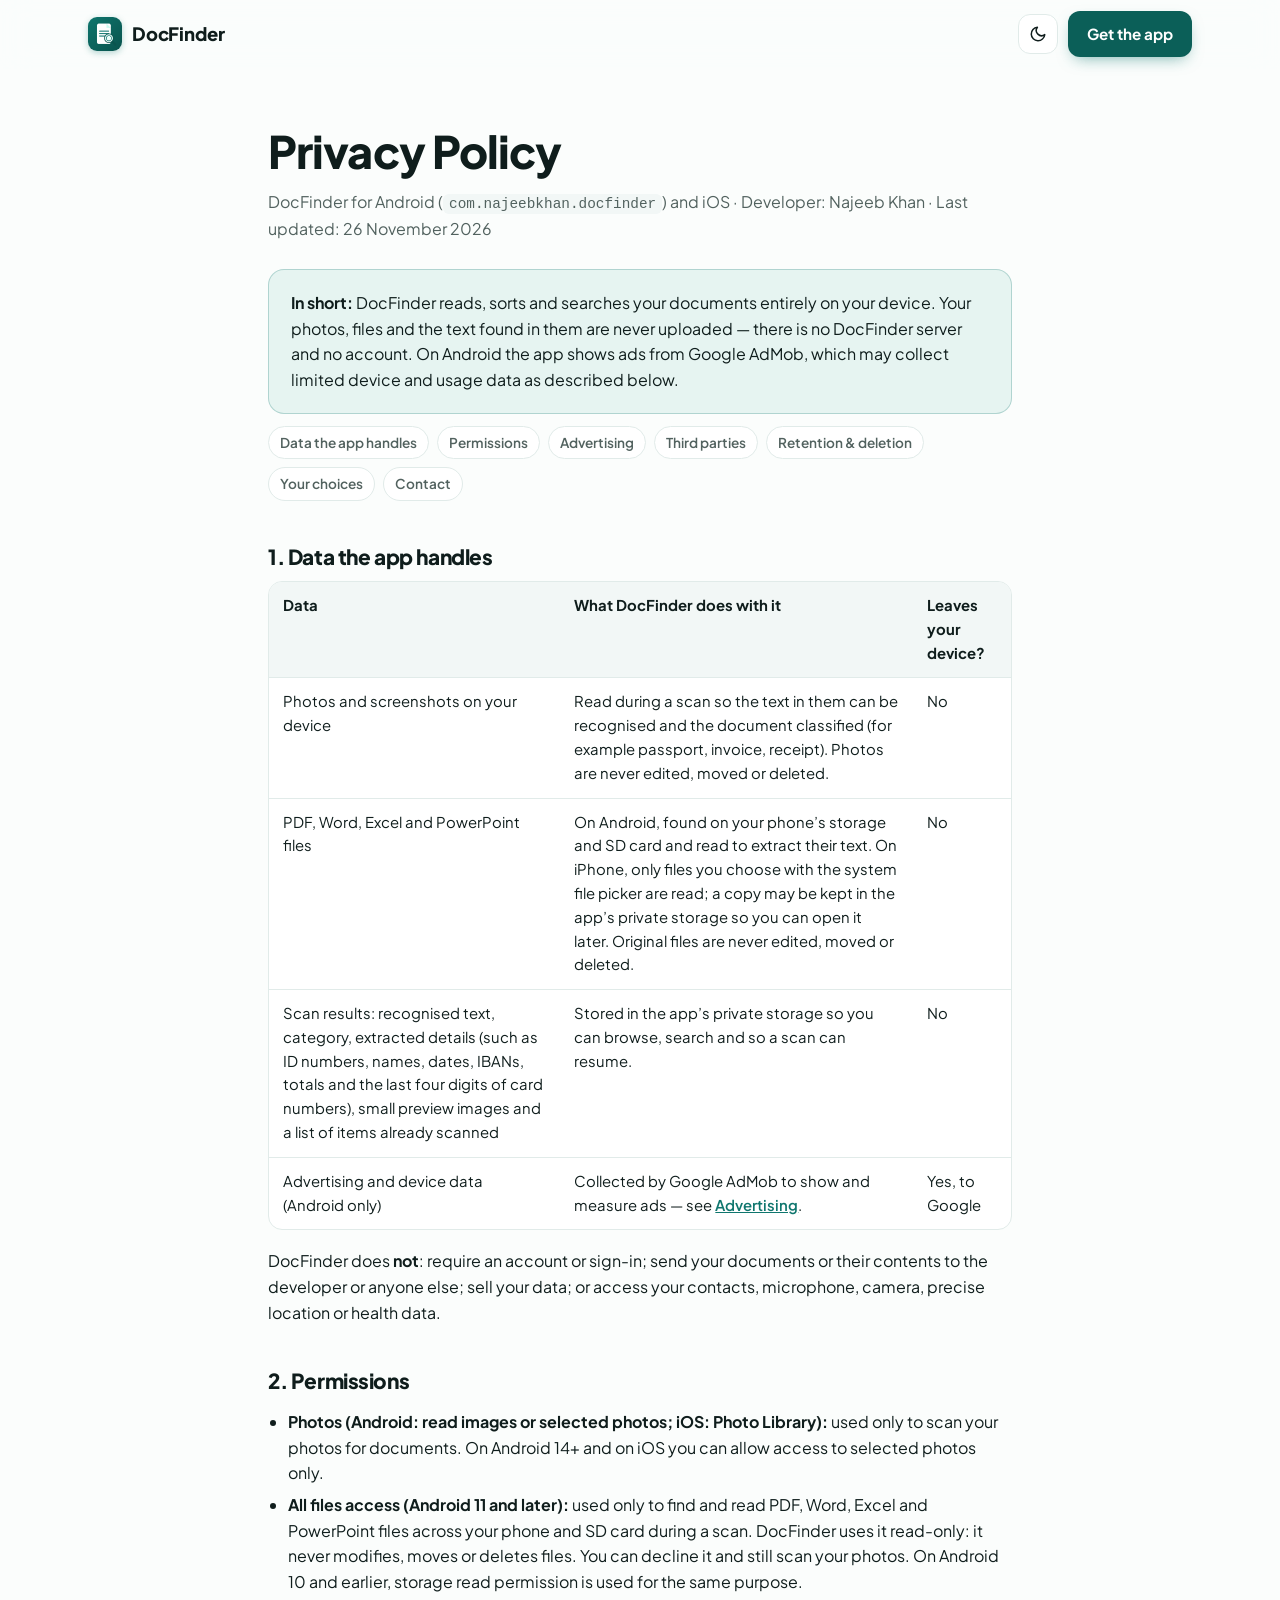
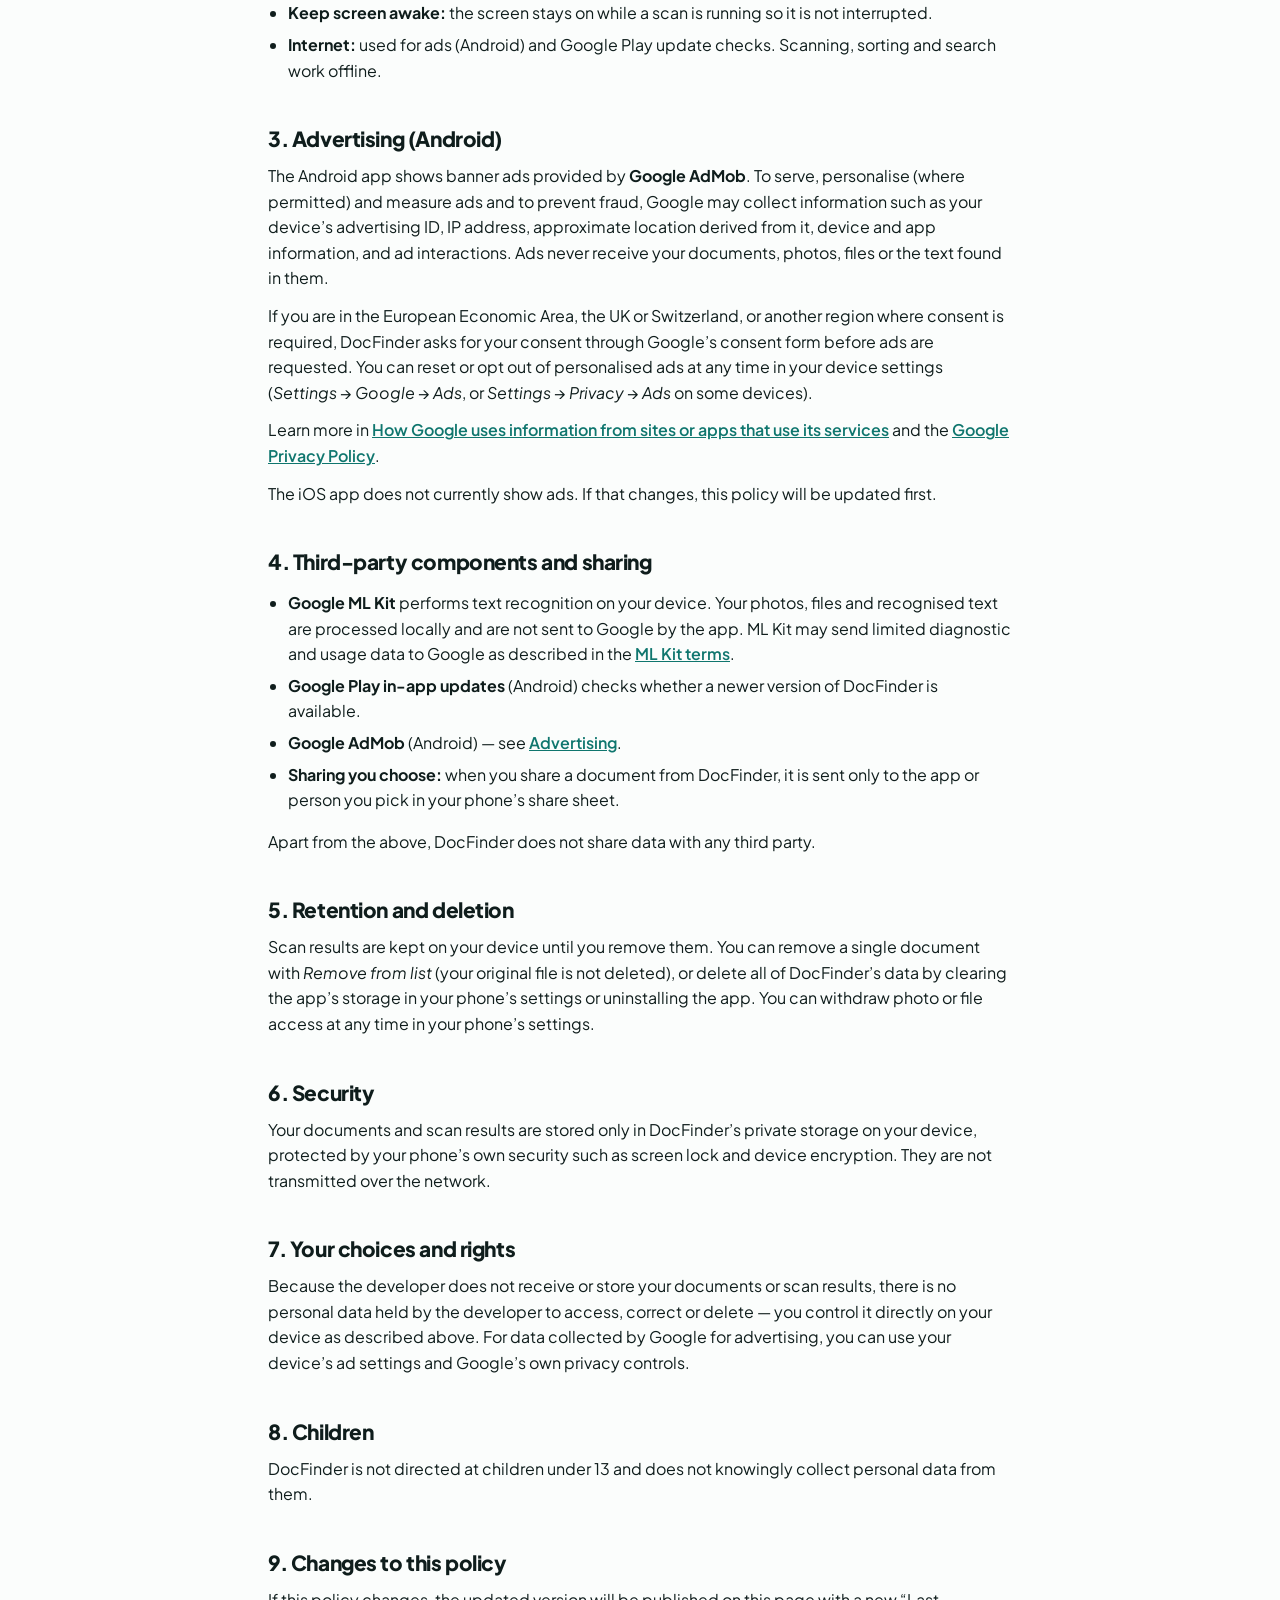
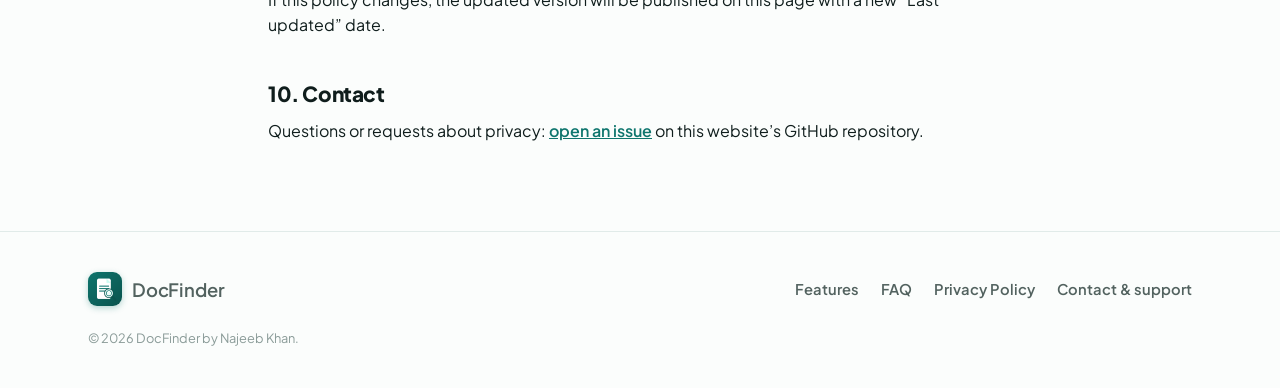
<file: privacy.html>
<!doctype html>
<html lang="en" class="no-js">
<head>
<meta charset="utf-8">
<meta name="viewport" content="width=device-width, initial-scale=1">
<title>Privacy Policy – DocFinder</title>
<meta name="description" content="Privacy policy for the DocFinder app for Android and iOS. Your documents are read and sorted on your device and are never uploaded.">
<meta name="theme-color" content="#0f766e">
<link rel="canonical" href="https://docfinder-site.web.app/privacy.html">
<link rel="icon" type="image/png" href="assets/favicon.png">
<link rel="apple-touch-icon" href="assets/apple-touch-icon.png">
<link rel="preconnect" href="https://fonts.googleapis.com">
<link rel="preconnect" href="https://fonts.gstatic.com" crossorigin>
<link href="https://fonts.googleapis.com/css2?family=Plus+Jakarta+Sans:wght@400;500;600;700;800&display=swap" rel="stylesheet">
<link rel="stylesheet" href="assets/styles.css">
<script>document.documentElement.classList.remove('no-js');try{var t=localStorage.getItem('theme');if(t)document.documentElement.setAttribute('data-theme',t)}catch(e){}</script>
</head>
<body>
<svg width="0" height="0" style="position:absolute" aria-hidden="true">
  <defs>
    <symbol id="i-sun" viewBox="0 0 24 24" fill="none" stroke="currentColor" stroke-width="2" stroke-linecap="round" stroke-linejoin="round"><circle cx="12" cy="12" r="4"/><path d="M12 2v2M12 20v2M4.9 4.9l1.4 1.4M17.7 17.7l1.4 1.4M2 12h2M20 12h2M4.9 19.1l1.4-1.4M17.7 6.3l1.4-1.4"/></symbol>
    <symbol id="i-moon" viewBox="0 0 24 24" fill="none" stroke="currentColor" stroke-width="2" stroke-linecap="round" stroke-linejoin="round"><path d="M21 12.8A9 9 0 1 1 11.2 3 7 7 0 0 0 21 12.8z"/></symbol>
  </defs>
</svg>

<header class="site-header">
  <div class="container nav">
    <a class="brand" href="./" aria-label="DocFinder home">
      <img src="assets/icon-512.png" alt="" width="34" height="34">
      DocFinder
    </a>
    <div class="nav-right">
      <button class="theme-toggle" type="button" aria-label="Toggle dark mode"><svg><use href="#i-moon"/></svg></button>
      <a class="btn btn-primary" data-store="play" href="https://play.google.com/store/apps/details?id=com.najeebkhan.docfinder" target="_blank" rel="noopener"><span>Get <span class="long">the </span>app</span></a>
    </div>
  </div>
</header>

<main class="legal" id="main">
  <div class="container">
    <h1>Privacy Policy</h1>
    <p class="meta">DocFinder for Android (<code>com.najeebkhan.docfinder</code>) and iOS · Developer: Najeeb Khan · Last updated: 26 November 2026</p>

    <div class="summary">
      <strong>In short:</strong> DocFinder reads, sorts and searches your documents entirely on your device. Your photos, files and the text found in them are never uploaded — there is no DocFinder server and no account. On Android the app shows ads from Google AdMob, which may collect limited device and usage data as described below.
    </div>

    <ul class="toc" aria-label="Contents">
      <li><a href="#data">Data the app handles</a></li>
      <li><a href="#permissions">Permissions</a></li>
      <li><a href="#ads">Advertising</a></li>
      <li><a href="#third-parties">Third parties</a></li>
      <li><a href="#retention">Retention &amp; deletion</a></li>
      <li><a href="#rights">Your choices</a></li>
      <li><a href="#contact">Contact</a></li>
    </ul>

    <h2 id="data">1. Data the app handles</h2>
    <div class="table-wrap">
      <table>
        <tr><th>Data</th><th>What DocFinder does with it</th><th>Leaves your device?</th></tr>
        <tr><td>Photos and screenshots on your device</td><td>Read during a scan so the text in them can be recognised and the document classified (for example passport, invoice, receipt). Photos are never edited, moved or deleted.</td><td>No</td></tr>
        <tr><td>PDF, Word, Excel and PowerPoint files</td><td>On Android, found on your phone’s storage and SD card and read to extract their text. On iPhone, only files you choose with the system file picker are read; a copy may be kept in the app’s private storage so you can open it later. Original files are never edited, moved or deleted.</td><td>No</td></tr>
        <tr><td>Scan results: recognised text, category, extracted details (such as ID numbers, names, dates, IBANs, totals and the last four digits of card numbers), small preview images and a list of items already scanned</td><td>Stored in the app’s private storage so you can browse, search and so a scan can resume.</td><td>No</td></tr>
        <tr><td>Advertising and device data (Android only)</td><td>Collected by Google AdMob to show and measure ads — see <a href="#ads">Advertising</a>.</td><td>Yes, to Google</td></tr>
      </table>
    </div>

    <p style="margin-top:18px">DocFinder does <strong>not</strong>: require an account or sign-in; send your documents or their contents to the developer or anyone else; sell your data; or access your contacts, microphone, camera, precise location or health data.</p>

    <h2 id="permissions">2. Permissions</h2>
    <ul>
      <li><strong>Photos (Android: read images or selected photos; iOS: Photo Library):</strong> used only to scan your photos for documents. On Android 14+ and on iOS you can allow access to selected photos only.</li>
      <li><strong>All files access (Android 11 and later):</strong> used only to find and read PDF, Word, Excel and PowerPoint files across your phone and SD card during a scan. DocFinder uses it read-only: it never modifies, moves or deletes files. You can decline it and still scan your photos. On Android 10 and earlier, storage read permission is used for the same purpose.</li>
      <li><strong>Keep screen awake:</strong> the screen stays on while a scan is running so it is not interrupted.</li>
      <li><strong>Internet:</strong> used for ads (Android) and Google Play update checks. Scanning, sorting and search work offline.</li>
    </ul>

    <h2 id="ads">3. Advertising (Android)</h2>
    <p>The Android app shows banner ads provided by <strong>Google AdMob</strong>. To serve, personalise (where permitted) and measure ads and to prevent fraud, Google may collect information such as your device’s advertising ID, IP address, approximate location derived from it, device and app information, and ad interactions. Ads never receive your documents, photos, files or the text found in them.</p>
    <p>If you are in the European Economic Area, the UK or Switzerland, or another region where consent is required, DocFinder asks for your consent through Google’s consent form before ads are requested. You can reset or opt out of personalised ads at any time in your device settings (<em>Settings → Google → Ads</em>, or <em>Settings → Privacy → Ads</em> on some devices).</p>
    <p>Learn more in <a href="https://policies.google.com/technologies/partner-sites" target="_blank" rel="noopener">How Google uses information from sites or apps that use its services</a> and the <a href="https://policies.google.com/privacy" target="_blank" rel="noopener">Google Privacy Policy</a>.</p>
    <p>The iOS app does not currently show ads. If that changes, this policy will be updated first.</p>

    <h2 id="third-parties">4. Third-party components and sharing</h2>
    <ul>
      <li><strong>Google ML Kit</strong> performs text recognition on your device. Your photos, files and recognised text are processed locally and are not sent to Google by the app. ML Kit may send limited diagnostic and usage data to Google as described in the <a href="https://developers.google.com/ml-kit/terms" target="_blank" rel="noopener">ML Kit terms</a>.</li>
      <li><strong>Google Play in-app updates</strong> (Android) checks whether a newer version of DocFinder is available.</li>
      <li><strong>Google AdMob</strong> (Android) — see <a href="#ads">Advertising</a>.</li>
      <li><strong>Sharing you choose:</strong> when you share a document from DocFinder, it is sent only to the app or person you pick in your phone’s share sheet.</li>
    </ul>
    <p>Apart from the above, DocFinder does not share data with any third party.</p>

    <h2 id="retention">5. Retention and deletion</h2>
    <p>Scan results are kept on your device until you remove them. You can remove a single document with <em>Remove from list</em> (your original file is not deleted), or delete all of DocFinder’s data by clearing the app’s storage in your phone’s settings or uninstalling the app. You can withdraw photo or file access at any time in your phone’s settings.</p>

    <h2>6. Security</h2>
    <p>Your documents and scan results are stored only in DocFinder’s private storage on your device, protected by your phone’s own security such as screen lock and device encryption. They are not transmitted over the network.</p>

    <h2 id="rights">7. Your choices and rights</h2>
    <p>Because the developer does not receive or store your documents or scan results, there is no personal data held by the developer to access, correct or delete — you control it directly on your device as described above. For data collected by Google for advertising, you can use your device’s ad settings and Google’s own privacy controls.</p>

    <h2>8. Children</h2>
    <p>DocFinder is not directed at children under 13 and does not knowingly collect personal data from them.</p>

    <h2>9. Changes to this policy</h2>
    <p>If this policy changes, the updated version will be published on this page with a new “Last updated” date.</p>

    <h2 id="contact">10. Contact</h2>
    <p>Questions or requests about privacy: <a href="https://github.com/najeebkhan096/docfinder/issues" target="_blank" rel="noopener">open an issue</a> on this website’s GitHub repository.</p>
  </div>
</main>

<footer class="site-footer">
  <div class="container">
    <div class="foot">
      <a class="brand" href="./"><img src="assets/icon-512.png" alt="" width="34" height="34">DocFinder</a>
      <nav aria-label="Footer">
        <a href="./#features">Features</a>
        <a href="./#faq">FAQ</a>
        <a href="privacy.html">Privacy Policy</a>
        <a href="https://github.com/najeebkhan096/docfinder/issues" target="_blank" rel="noopener">Contact &amp; support</a>
      </nav>
    </div>
    <p class="fine">© <span data-year>2026</span> DocFinder by Najeeb Khan.</p>
  </div>
</footer>
<script src="assets/site.js"></script>
</body>
</html>
</file>
<file: assets/styles.css>
/* DocFinder website — shared styles */

:root {
  --brand: #0f766e;
  --brand-strong: #0b5f58;
  --brand-ink: #083f3b;
  --brand-soft: #e6f4f1;
  --mint: #99f6e4;
  --accent: #0f766e;

  --bg: #fbfdfc;
  --bg-alt: #f2f7f6;
  --surface: #ffffff;
  --ink: #0f1d1c;
  --muted: #52625f;
  --faint: #8a9b98;
  --line: #e1ebe9;
  --shadow: 0 1px 2px rgba(8, 40, 37, .06), 0 12px 32px -12px rgba(8, 40, 37, .18);
  --shadow-lg: 0 2px 4px rgba(8, 40, 37, .06), 0 32px 64px -24px rgba(8, 40, 37, .35);

  --radius: 16px;
  --radius-lg: 24px;
  --max: 1160px;
  --font: "Plus Jakarta Sans", -apple-system, BlinkMacSystemFont, "Segoe UI", Roboto, Helvetica, Arial, sans-serif;

  color-scheme: light;
}

@media (prefers-color-scheme: dark) {
  :root:not([data-theme="light"]) {
    --brand: #14b8a6;
    --brand-strong: #0f766e;
    --brand-ink: #ccfbf1;
    --brand-soft: #0f2a27;
    --accent: #5eead4;
    --bg: #081211;
    --bg-alt: #0c1918;
    --surface: #0f1f1d;
    --ink: #e6f2f0;
    --muted: #9fb3af;
    --faint: #6f8582;
    --line: #1c3330;
    --shadow: 0 1px 2px rgba(0, 0, 0, .3), 0 12px 32px -12px rgba(0, 0, 0, .6);
    --shadow-lg: 0 2px 4px rgba(0, 0, 0, .3), 0 32px 64px -24px rgba(0, 0, 0, .8);
    color-scheme: dark;
  }
}
:root[data-theme="dark"] {
  --brand: #14b8a6;
  --brand-strong: #0f766e;
  --brand-ink: #ccfbf1;
  --brand-soft: #0f2a27;
  --accent: #5eead4;
  --bg: #081211;
  --bg-alt: #0c1918;
  --surface: #0f1f1d;
  --ink: #e6f2f0;
  --muted: #9fb3af;
  --faint: #6f8582;
  --line: #1c3330;
  --shadow: 0 1px 2px rgba(0, 0, 0, .3), 0 12px 32px -12px rgba(0, 0, 0, .6);
  --shadow-lg: 0 2px 4px rgba(0, 0, 0, .3), 0 32px 64px -24px rgba(0, 0, 0, .8);
  color-scheme: dark;
}

*, *::before, *::after { box-sizing: border-box; }
html { scroll-behavior: smooth; -webkit-text-size-adjust: 100%; }
body {
  margin: 0;
  background: var(--bg);
  color: var(--ink);
  font: 16px/1.6 var(--font);
  -webkit-font-smoothing: antialiased;
  overflow-x: hidden;
}
img, svg { display: block; max-width: 100%; }
a { color: inherit; }
h1, h2, h3 { line-height: 1.15; letter-spacing: -.02em; margin: 0; }
p { margin: 0; }
:focus-visible { outline: 3px solid var(--accent); outline-offset: 3px; border-radius: 8px; }

.container { width: 100%; max-width: var(--max); margin: 0 auto; padding: 0 16px; }
@media (min-width: 640px) { .container { padding: 0 28px; } }

.skip { position: absolute; left: -999px; top: 8px; background: var(--surface); padding: 8px 14px; border-radius: 8px; z-index: 100; }
.skip:focus { left: 8px; }

/* ---------- Header ---------- */
.site-header {
  position: sticky; top: 0; z-index: 50;
  background: color-mix(in srgb, var(--bg) 82%, transparent);
  backdrop-filter: saturate(160%) blur(14px);
  -webkit-backdrop-filter: saturate(160%) blur(14px);
  border-bottom: 1px solid transparent;
  transition: border-color .2s;
}
.site-header.scrolled { border-bottom-color: var(--line); }
.nav { display: flex; align-items: center; justify-content: space-between; height: 68px; gap: 16px; }
.brand { display: flex; align-items: center; gap: 10px; text-decoration: none; font-weight: 800; font-size: 1.15rem; letter-spacing: -.01em; }
.brand img { width: 34px; height: 34px; border-radius: 9px; box-shadow: 0 2px 6px rgba(15, 118, 110, .3); }
.nav-links { display: none; gap: 4px; list-style: none; margin: 0; padding: 0; }
.nav-links a { text-decoration: none; color: var(--muted); font-weight: 600; font-size: .95rem; padding: 8px 14px; border-radius: 10px; transition: color .15s, background .15s; }
.nav-links a:hover { color: var(--ink); background: var(--bg-alt); }
@media (min-width: 880px) { .nav-links { display: flex; } }

/* ---------- Buttons ---------- */
.btn {
  display: inline-flex; align-items: center; justify-content: center; gap: 8px;
  font: inherit; font-weight: 700; font-size: .95rem; text-decoration: none;
  padding: 10px 18px; border-radius: 12px; border: 1px solid transparent; cursor: pointer;
  transition: transform .15s, background .15s, box-shadow .15s;
}
.btn-primary { background: var(--brand-strong); color: #fff; box-shadow: 0 6px 16px -6px rgba(15, 118, 110, .6); }
.btn-primary:hover { background: var(--brand-ink); transform: translateY(-1px); }
:root[data-theme="dark"] .btn-primary:hover { background: var(--brand); }
@media (prefers-color-scheme: dark) { :root:not([data-theme="light"]) .btn-primary:hover { background: var(--brand); } }

.store-row { display: flex; flex-wrap: wrap; gap: 12px; }
.store {
  display: inline-flex; align-items: center; gap: 12px;
  min-width: 196px; padding: 10px 20px 10px 16px; border-radius: 14px;
  text-decoration: none; background: #0b0f0f; color: #fff; border: 1px solid #0b0f0f;
  transition: transform .15s, box-shadow .15s;
}
.store:hover { transform: translateY(-2px); box-shadow: 0 12px 24px -10px rgba(0, 0, 0, .45); }
.store svg { width: 28px; height: 28px; flex: none; }
.store small { display: block; font-size: .7rem; font-weight: 600; letter-spacing: .04em; text-transform: uppercase; opacity: .8; line-height: 1.2; }
.store strong { display: block; font-size: 1.15rem; line-height: 1.2; letter-spacing: -.01em; }
.store.soon { background: transparent; color: var(--ink); border: 1.5px dashed var(--faint); cursor: default; }
.store.soon:hover { transform: none; box-shadow: none; }
.store.soon .tag { margin-left: auto; font-size: .68rem; font-weight: 800; text-transform: uppercase; letter-spacing: .06em; background: var(--brand-soft); color: var(--accent); padding: 3px 8px; border-radius: 99px; }
@media (prefers-color-scheme: dark) { :root:not([data-theme="light"]) .store:not(.soon) { background: #fff; color: #0b0f0f; border-color: #fff; } }
:root[data-theme="dark"] .store:not(.soon) { background: #fff; color: #0b0f0f; border-color: #fff; }

/* ---------- Hero ---------- */
.hero { position: relative; padding: 48px 0 72px; overflow: hidden; }
.hero::before {
  content: ""; position: absolute; inset: -20% -10% auto auto; width: 820px; height: 820px; max-width: 120vw;
  background: radial-gradient(closest-side, color-mix(in srgb, var(--brand) 22%, transparent), transparent 70%);
  pointer-events: none; z-index: -1;
}
.hero-grid { display: grid; gap: 56px; align-items: center; }
@media (min-width: 960px) { .hero { padding: 72px 0 96px; } .hero-grid { grid-template-columns: 1.1fr .9fr; } }

.eyebrow {
  display: inline-flex; align-items: center; gap: 8px; flex-wrap: wrap;
  font-size: .82rem; font-weight: 700; color: var(--accent);
  background: var(--brand-soft); border: 1px solid color-mix(in srgb, var(--brand) 25%, transparent);
  padding: 6px 12px; border-radius: 99px; margin-bottom: 22px;
}
.eyebrow .dot { width: 7px; height: 7px; border-radius: 50%; background: #22c55e; box-shadow: 0 0 0 3px rgba(34, 197, 94, .2); }
.hero h1 { font-size: clamp(2.3rem, 6vw, 4rem); font-weight: 800; letter-spacing: -.035em; }
.hero h1 .hl { color: var(--accent); }
.hero .lead { margin: 20px 0 32px; font-size: clamp(1.05rem, 2vw, 1.2rem); color: var(--muted); max-width: 560px; }
.hero-trust { display: flex; flex-wrap: wrap; gap: 8px 20px; margin-top: 28px; color: var(--muted); font-size: .9rem; font-weight: 600; }
.hero-trust span { display: inline-flex; align-items: center; gap: 6px; }
.hero-trust svg { width: 18px; height: 18px; color: var(--accent); }

/* ---------- Phone mockup ---------- */
.phone-stage { position: relative; display: flex; justify-content: center; padding: 8px 0; }
.phone {
  position: relative; width: 300px; max-width: 78vw; aspect-ratio: 9 / 19;
  background: #0b0f0f; border-radius: 46px; padding: 11px;
  box-shadow: var(--shadow-lg), inset 0 0 0 2px #2a3332;
}
.phone::before { content: ""; position: absolute; top: 20px; left: 50%; transform: translateX(-50%); width: 24%; height: 22px; background: #0b0f0f; border-radius: 20px; z-index: 3; }
.screen {
  position: relative; height: 100%; border-radius: 36px; overflow: hidden;
  background: #f6f9f8; color: #0f1d1c; font-size: 11px; line-height: 1.35;
  display: flex; flex-direction: column;
}
.s-status { display: flex; justify-content: space-between; padding: 14px 22px 0; font-weight: 700; font-size: 10.5px; height: 40px; }
.s-head { padding: 6px 16px 10px; }
.s-head h4 { margin: 0 0 10px; font-size: 19px; font-weight: 800; letter-spacing: -.02em; }
.s-search { display: flex; align-items: center; gap: 8px; background: #fff; border: 1.5px solid #0f766e; border-radius: 14px; padding: 9px 12px; box-shadow: 0 4px 12px -6px rgba(15, 118, 110, .5); }
.s-search svg { width: 14px; height: 14px; color: #0f766e; flex: none; }
.s-query { font-weight: 600; white-space: nowrap; overflow: hidden; }
.s-caret { display: inline-block; width: 1.5px; height: 13px; background: #0f766e; margin-left: 1px; vertical-align: -2px; animation: blink 1s steps(1) infinite; }
@keyframes blink { 50% { opacity: 0; } }
.s-chips { display: flex; gap: 6px; padding: 0 16px 10px; overflow: hidden; }
.s-chip { flex: none; padding: 4px 10px; border-radius: 99px; background: #e6f4f1; color: #0b5f58; font-weight: 700; font-size: 10px; }
.s-chip.on { background: #0f766e; color: #fff; }
.s-body { flex: 1; padding: 0 12px; overflow: hidden; }
.s-label { font-size: 9.5px; font-weight: 800; color: #6b7c79; text-transform: uppercase; letter-spacing: .06em; margin: 6px 4px 6px; }
.s-card { display: flex; gap: 10px; align-items: center; background: #fff; border-radius: 14px; padding: 10px; margin-bottom: 8px; box-shadow: 0 1px 2px rgba(0, 0, 0, .05); transition: opacity .4s, transform .4s; }
.s-thumb { width: 36px; height: 44px; border-radius: 7px; flex: none; display: grid; place-items: center; color: #fff; }
.s-thumb svg { width: 18px; height: 18px; }
.s-card b { display: block; font-size: 11.5px; }
.s-card .why { display: inline-block; margin-top: 3px; font-size: 9.5px; font-weight: 700; background: #fef3c7; color: #92400e; padding: 1px 6px; border-radius: 5px; font-family: ui-monospace, SFMono-Regular, Menlo, monospace; }
.s-card .sub { color: #6b7c79; font-size: 10px; }
.s-card.dim { opacity: .35; transform: scale(.98); }
.s-nav { display: flex; justify-content: space-around; padding: 9px 0 16px; background: #fff; border-top: 1px solid #e6eceb; font-size: 9.5px; font-weight: 700; color: #6b7c79; }
.s-nav div { display: flex; flex-direction: column; align-items: center; gap: 3px; }
.s-nav svg { width: 18px; height: 18px; }
.s-nav .on { color: #0f766e; }
.s-nav .on svg { background: #ccfbf1; border-radius: 99px; padding: 2px 12px; width: 44px; height: 22px; }

.float {
  position: absolute; display: flex; align-items: center; gap: 10px;
  background: var(--surface); color: var(--ink); border: 1px solid var(--line);
  padding: 10px 14px; border-radius: 14px; box-shadow: var(--shadow);
  font-size: .82rem; font-weight: 700; white-space: nowrap; z-index: 4;
  animation: bob 6s ease-in-out infinite;
}
.float small { display: block; font-weight: 600; color: var(--muted); font-size: .72rem; }
.float .ic { width: 30px; height: 30px; border-radius: 9px; display: grid; place-items: center; flex: none; }
.float .ic svg { width: 17px; height: 17px; }
.float.f1 { top: 54%; left: max(-4%, calc(50% - 290px)); }
.float.f2 { bottom: 9%; right: max(-4%, calc(50% - 290px)); animation-delay: -3s; }
@keyframes bob { 0%, 100% { transform: translateY(0); } 50% { transform: translateY(-8px); } }
@media (max-width: 520px) { .float { display: none; } }

/* ---------- Stats ---------- */
.stats { border-block: 1px solid var(--line); background: var(--surface); }
.stats-grid { display: grid; grid-template-columns: repeat(2, 1fr); }
.stat { padding: 26px 12px; text-align: center; }
.stat + .stat { border-left: 1px solid var(--line); }
.stat:nth-child(3) { border-left: 0; }
.stat:nth-child(n+3) { border-top: 1px solid var(--line); }
.stat strong { display: block; font-size: clamp(1.6rem, 4vw, 2.2rem); font-weight: 800; letter-spacing: -.03em; color: var(--accent); }
.stat span { color: var(--muted); font-weight: 600; font-size: .9rem; }
@media (min-width: 720px) {
  .stats-grid { grid-template-columns: repeat(4, 1fr); }
  .stat:nth-child(3) { border-left: 1px solid var(--line); }
  .stat:nth-child(n+3) { border-top: 0; }
}

/* ---------- Sections ---------- */
section { scroll-margin-top: 72px; }
.section { padding: 88px 0; }
.section.alt { background: var(--bg-alt); }
.section-head { max-width: 680px; margin: 0 auto 52px; text-align: center; }
.kicker { display: inline-block; font-size: .8rem; font-weight: 800; letter-spacing: .1em; text-transform: uppercase; color: var(--accent); margin-bottom: 12px; }
.section-head h2, .split h2 { font-size: clamp(1.8rem, 4vw, 2.6rem); font-weight: 800; }
.section-head p, .split .lead { margin-top: 16px; color: var(--muted); font-size: 1.08rem; }

/* Features */
.features { display: grid; gap: 18px; }
@media (min-width: 640px) { .features { grid-template-columns: repeat(2, 1fr); } }
@media (min-width: 980px) { .features { grid-template-columns: repeat(3, 1fr); } }
.feature {
  background: var(--surface); border: 1px solid var(--line); border-radius: var(--radius-lg);
  padding: 28px; transition: transform .2s, box-shadow .2s, border-color .2s;
}
.feature:hover { transform: translateY(-3px); box-shadow: var(--shadow); border-color: color-mix(in srgb, var(--brand) 35%, var(--line)); }
.f-icon { width: 48px; height: 48px; border-radius: 14px; display: grid; place-items: center; background: var(--brand-soft); color: var(--accent); margin-bottom: 18px; }
.f-icon svg { width: 24px; height: 24px; }
.feature h3 { font-size: 1.15rem; font-weight: 800; margin-bottom: 8px; }
.feature p { color: var(--muted); font-size: .97rem; }

/* Steps */
.steps { display: grid; gap: 18px; counter-reset: step; }
@media (min-width: 860px) { .steps { grid-template-columns: repeat(3, 1fr); } }
.step { position: relative; padding: 30px 28px; border-radius: var(--radius-lg); background: var(--surface); border: 1px solid var(--line); }
.step::before {
  counter-increment: step; content: counter(step);
  display: grid; place-items: center; width: 40px; height: 40px; border-radius: 12px;
  background: var(--brand-strong); color: #fff; font-weight: 800; margin-bottom: 18px;
}
.step h3 { font-size: 1.15rem; font-weight: 800; margin-bottom: 8px; }
.step p { color: var(--muted); }

/* Categories */
.groups { display: grid; gap: 16px; }
@media (min-width: 700px) { .groups { grid-template-columns: repeat(2, 1fr); } }
@media (min-width: 1040px) { .groups { grid-template-columns: repeat(3, 1fr); } }
.group { background: var(--surface); border: 1px solid var(--line); border-radius: var(--radius-lg); padding: 24px; }
.group-head { display: flex; align-items: center; gap: 12px; margin-bottom: 14px; }
.group-head .g-ic { width: 38px; height: 38px; border-radius: 11px; display: grid; place-items: center; color: #fff; flex: none; }
.group-head .g-ic svg { width: 20px; height: 20px; }
.group-head h3 { font-size: 1.05rem; font-weight: 800; }
.group-head span { color: var(--faint); font-size: .82rem; font-weight: 700; }
.chips { display: flex; flex-wrap: wrap; gap: 7px; }
.chips li { list-style: none; font-size: .84rem; font-weight: 600; padding: 5px 11px; border-radius: 99px; background: var(--bg-alt); border: 1px solid var(--line); color: var(--ink); }
.chips { padding: 0; margin: 0; }

/* Split */
.split { display: grid; gap: 48px; align-items: center; }
@media (min-width: 940px) { .split { grid-template-columns: 1fr 1fr; gap: 72px; } }
.checks { list-style: none; padding: 0; margin: 28px 0 0; display: grid; gap: 14px; }
.checks li { display: flex; gap: 12px; align-items: flex-start; }
.checks li svg { width: 22px; height: 22px; flex: none; color: var(--accent); margin-top: 1px; }
.checks b { display: block; }
.checks span { color: var(--muted); font-size: .96rem; }

.search-demo { background: var(--surface); border: 1px solid var(--line); border-radius: var(--radius-lg); padding: 24px; box-shadow: var(--shadow); }
.q { display: flex; align-items: center; gap: 12px; padding: 14px 16px; border-radius: 14px; border: 1px solid var(--line); background: var(--bg); margin-bottom: 10px; }
.q svg { width: 18px; height: 18px; color: var(--muted); flex: none; }
.q code { font: 600 .98rem/1.3 ui-monospace, SFMono-Regular, Menlo, Consolas, monospace; flex: 1; }
.q .ok { display: inline-flex; align-items: center; gap: 4px; font-size: .78rem; font-weight: 800; color: #15803d; background: rgba(34, 197, 94, .12); padding: 3px 9px; border-radius: 99px; }
.q .ok svg { width: 13px; height: 13px; color: inherit; }
.arrow { display: grid; place-items: center; color: var(--faint); margin: 8px 0; }
.arrow svg { width: 22px; height: 22px; }
.result { display: flex; gap: 14px; align-items: center; padding: 16px; border-radius: 16px; background: var(--brand-soft); border: 1px solid color-mix(in srgb, var(--brand) 30%, transparent); }
.result .s-thumb { width: 44px; height: 54px; }
.result b { display: block; font-size: 1rem; }
.result .meta { color: var(--muted); font-size: .88rem; }
.result mark { background: #fde68a; color: #78350f; padding: 1px 6px; border-radius: 5px; font: 700 .85rem ui-monospace, SFMono-Regular, Menlo, monospace; }
.fields { display: grid; grid-template-columns: 1fr 1fr; gap: 10px; margin-top: 14px; }
.field { padding: 12px 14px; border-radius: 12px; background: var(--bg); border: 1px solid var(--line); }
.field small { display: block; color: var(--faint); font-weight: 700; font-size: .72rem; text-transform: uppercase; letter-spacing: .05em; }
.field span { font-weight: 700; font-size: .92rem; font-family: ui-monospace, SFMono-Regular, Menlo, monospace; }

/* Privacy band */
.privacy-band { background: linear-gradient(135deg, #0b5f58 0%, #083f3b 100%); color: #e6f7f4; position: relative; overflow: hidden; }
.privacy-band::after { content: ""; position: absolute; right: -160px; top: -160px; width: 520px; height: 520px; border-radius: 50%; border: 80px solid rgba(255, 255, 255, .04); }
.privacy-band .kicker { color: var(--mint); }
.privacy-band h2 { color: #fff; }
.privacy-band .lead { color: #b5e0d9 !important; }
.privacy-grid { display: grid; gap: 14px; position: relative; z-index: 1; }
@media (min-width: 640px) { .privacy-grid { grid-template-columns: 1fr 1fr; } }
.p-item { padding: 22px; border-radius: 18px; background: rgba(255, 255, 255, .06); border: 1px solid rgba(255, 255, 255, .1); }
.p-item svg { width: 26px; height: 26px; color: var(--mint); margin-bottom: 12px; }
.p-item b { display: block; color: #fff; margin-bottom: 4px; }
.p-item span { color: #b5e0d9; font-size: .94rem; }
.link-light { color: var(--mint); font-weight: 700; text-decoration: none; display: inline-flex; align-items: center; gap: 6px; margin-top: 28px; }
.link-light:hover { text-decoration: underline; }
.link-light svg { width: 16px; height: 16px; }

/* Platforms */
.platforms { display: grid; gap: 18px; max-width: 880px; margin: 0 auto; }
@media (min-width: 720px) { .platforms { grid-template-columns: 1fr 1fr; } }
.platform { padding: 30px; border-radius: var(--radius-lg); background: var(--surface); border: 1px solid var(--line); display: flex; flex-direction: column; gap: 14px; }
.platform .p-top { display: flex; align-items: center; justify-content: space-between; }
.platform h3 { font-size: 1.3rem; font-weight: 800; }
.badge { font-size: .74rem; font-weight: 800; text-transform: uppercase; letter-spacing: .06em; padding: 4px 10px; border-radius: 99px; }
.badge.live { background: rgba(34, 197, 94, .14); color: #15803d; }
.badge.soon { background: rgba(245, 158, 11, .15); color: #b45309; }
@media (prefers-color-scheme: dark) { :root:not([data-theme="light"]) .badge.live { color: #4ade80; } :root:not([data-theme="light"]) .badge.soon { color: #fbbf24; } }
:root[data-theme="dark"] .badge.live { color: #4ade80; }
:root[data-theme="dark"] .badge.soon { color: #fbbf24; }
.platform p { color: var(--muted); flex: 1; }
.platform .store { align-self: flex-start; }

/* FAQ */
.faq { max-width: 780px; margin: 0 auto; display: grid; gap: 12px; }
.faq details { background: var(--surface); border: 1px solid var(--line); border-radius: 16px; padding: 0 22px; transition: border-color .2s; }
.faq details[open] { border-color: color-mix(in srgb, var(--brand) 40%, var(--line)); }
.faq summary { list-style: none; cursor: pointer; padding: 20px 0; font-weight: 700; font-size: 1.03rem; display: flex; justify-content: space-between; gap: 16px; align-items: center; }
.faq summary::-webkit-details-marker { display: none; }
.faq summary::after { content: "+"; font-size: 1.5rem; font-weight: 400; color: var(--accent); transition: transform .2s; line-height: 1; }
.faq details[open] summary::after { transform: rotate(45deg); }
.faq details p { color: var(--muted); padding-bottom: 20px; }

/* CTA */
.cta { padding: 24px 0 96px; }
.cta-box {
  position: relative; overflow: hidden; text-align: center;
  padding: 64px 24px; border-radius: 32px;
  background: radial-gradient(120% 140% at 50% 0%, #14b8a6 0%, #0f766e 45%, #083f3b 100%);
  color: #fff;
}
.cta-box img { width: 76px; height: 76px; border-radius: 20px; margin: 0 auto 22px; box-shadow: 0 12px 30px -8px rgba(0, 0, 0, .5); }
.cta-box h2 { font-size: clamp(1.8rem, 4.5vw, 2.8rem); font-weight: 800; }
.cta-box p { color: #c9efe9; margin: 14px auto 32px; max-width: 520px; font-size: 1.08rem; }
.cta-box .store-row { justify-content: center; }
.cta-box .store:not(.soon) { background: #fff; color: #0b0f0f; border-color: #fff; }
.cta-box .store.soon { color: #fff; border-color: rgba(255, 255, 255, .5); }
.cta-box .store.soon .tag { background: rgba(255, 255, 255, .15); color: #fff; }

/* Footer */
.site-footer { border-top: 1px solid var(--line); padding: 40px 0; color: var(--muted); font-size: .92rem; }
.foot { display: flex; flex-wrap: wrap; gap: 20px 32px; align-items: center; justify-content: space-between; }
.foot nav { display: flex; flex-wrap: wrap; gap: 8px 22px; }
.foot a { text-decoration: none; font-weight: 600; }
.foot a:hover { color: var(--ink); }
.fine { margin-top: 22px; font-size: .8rem; color: var(--faint); }

/* Theme toggle */
.theme-toggle { width: 40px; height: 40px; border-radius: 12px; border: 1px solid var(--line); background: var(--surface); color: var(--ink); display: grid; place-items: center; cursor: pointer; }
.theme-toggle svg { width: 18px; height: 18px; }
.nav-right { display: flex; align-items: center; gap: 10px; }
@media (max-width: 420px) { .nav-right .btn span.long { display: none; } }

/* Reveal */
.reveal { opacity: 0; transform: translateY(18px); transition: opacity .6s ease, transform .6s ease; }
.reveal.in { opacity: 1; transform: none; }
.no-js .reveal { opacity: 1; transform: none; }
@media (prefers-reduced-motion: reduce) {
  html { scroll-behavior: auto; }
  .reveal { opacity: 1; transform: none; transition: none; }
  .float, .s-caret { animation: none; }
}

/* ---------- Legal pages ---------- */
.legal { padding: 56px 0 88px; }
.legal .container { max-width: 800px; }
.legal h1 { font-size: clamp(2rem, 5vw, 2.8rem); font-weight: 800; }
.legal .meta { color: var(--muted); margin: 12px 0 28px; }
.legal .summary { padding: 20px 22px; border-radius: 16px; background: var(--brand-soft); border: 1px solid color-mix(in srgb, var(--brand) 25%, transparent); margin-bottom: 12px; }
.legal h2 { font-size: 1.3rem; font-weight: 800; margin: 44px 0 12px; }
.legal p, .legal li { color: var(--ink); }
.legal p + p { margin-top: 12px; }
.legal ul { padding-left: 1.25rem; }
.legal li + li { margin-top: 6px; }
.legal a { color: var(--accent); font-weight: 600; }
.legal code { font-size: .9em; background: var(--bg-alt); padding: 2px 6px; border-radius: 6px; }
.table-wrap { overflow-x: auto; border: 1px solid var(--line); border-radius: 14px; background: var(--surface); }
.legal table { width: 100%; min-width: 560px; border-collapse: collapse; }
.legal th, .legal td { text-align: left; padding: 12px 14px; border-bottom: 1px solid var(--line); vertical-align: top; font-size: .93rem; }
.legal th { background: var(--bg-alt); font-weight: 700; }
.legal tr:last-child td { border-bottom: 0; }
.legal .toc { display: flex; flex-wrap: wrap; gap: 8px; margin: 8px 0 0; padding: 0; list-style: none; }
.legal .toc li + li { margin: 0; }
.legal .toc a { display: inline-block; font-size: .85rem; padding: 5px 11px; border-radius: 99px; border: 1px solid var(--line); background: var(--surface); text-decoration: none; color: var(--muted); }
.legal .toc a:hover { color: var(--ink); }

@media (max-width: 640px) {
  .legal table { min-width: 0; }
  .legal table, .legal tbody, .legal tr, .legal td { display: block; width: 100%; }
  .legal tr:first-child { display: none; }
  .legal tr { border-bottom: 1px solid var(--line); padding: 6px 0; }
  .legal tr:last-child { border-bottom: 0; }
  .legal td { border: 0; padding: 6px 14px; }
  .legal td:first-child { font-weight: 700; padding-top: 12px; }
  .legal td:last-child { color: var(--muted); font-size: .85rem; padding-bottom: 12px; }
  .legal td:last-child::before { content: "Leaves your device: "; font-weight: 700; }
}
</file>
